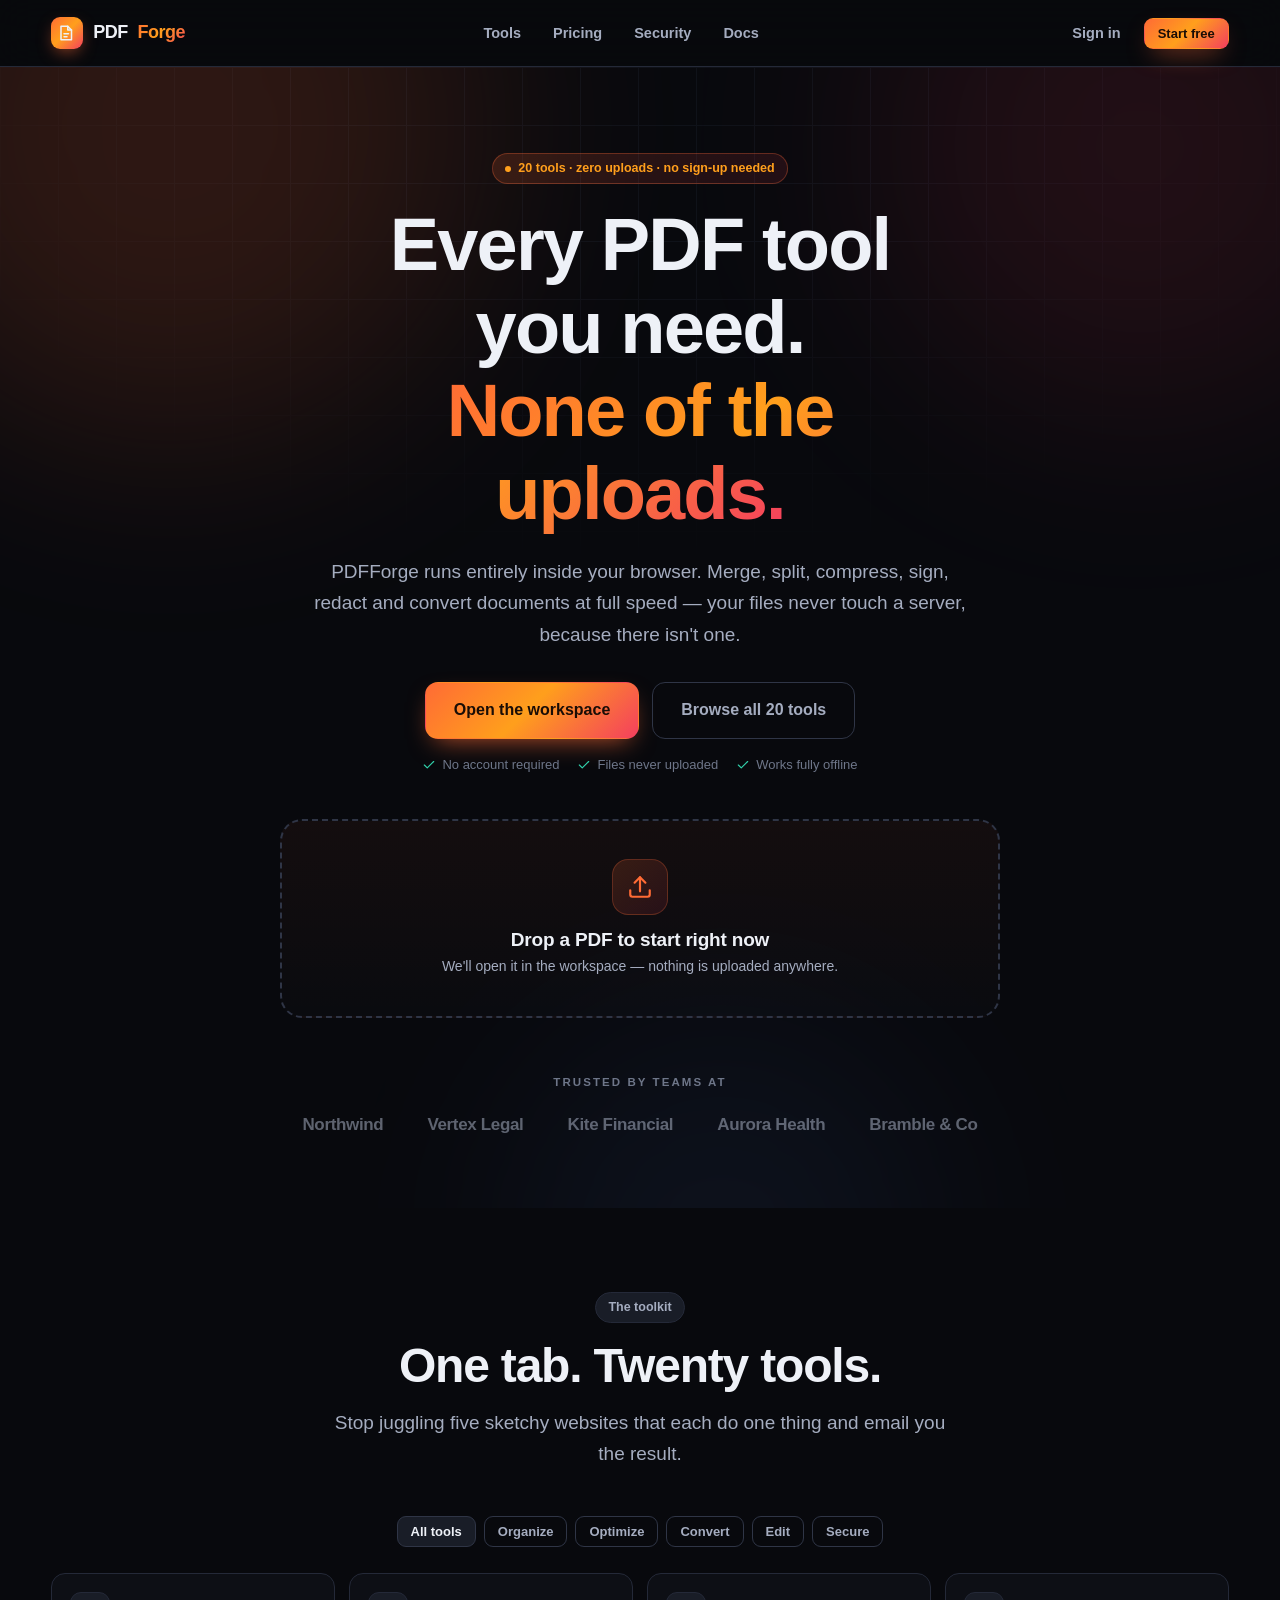
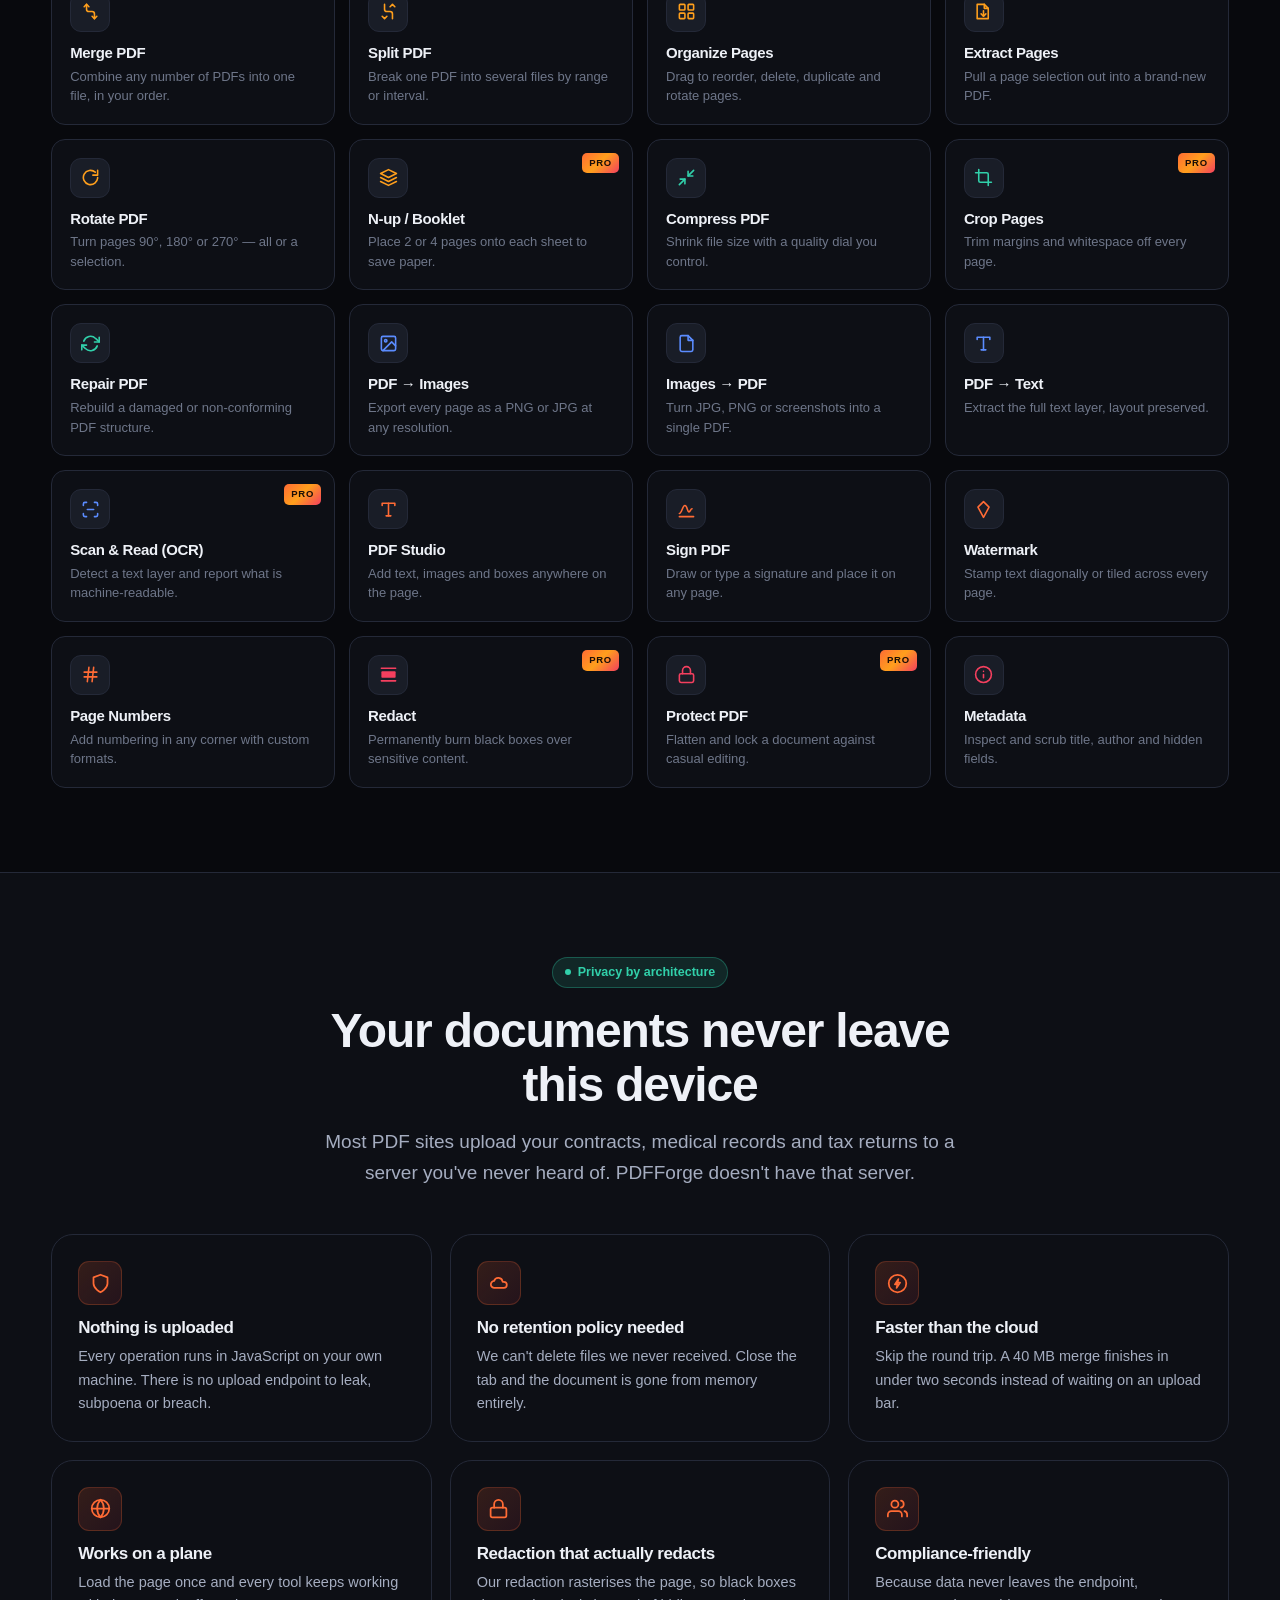
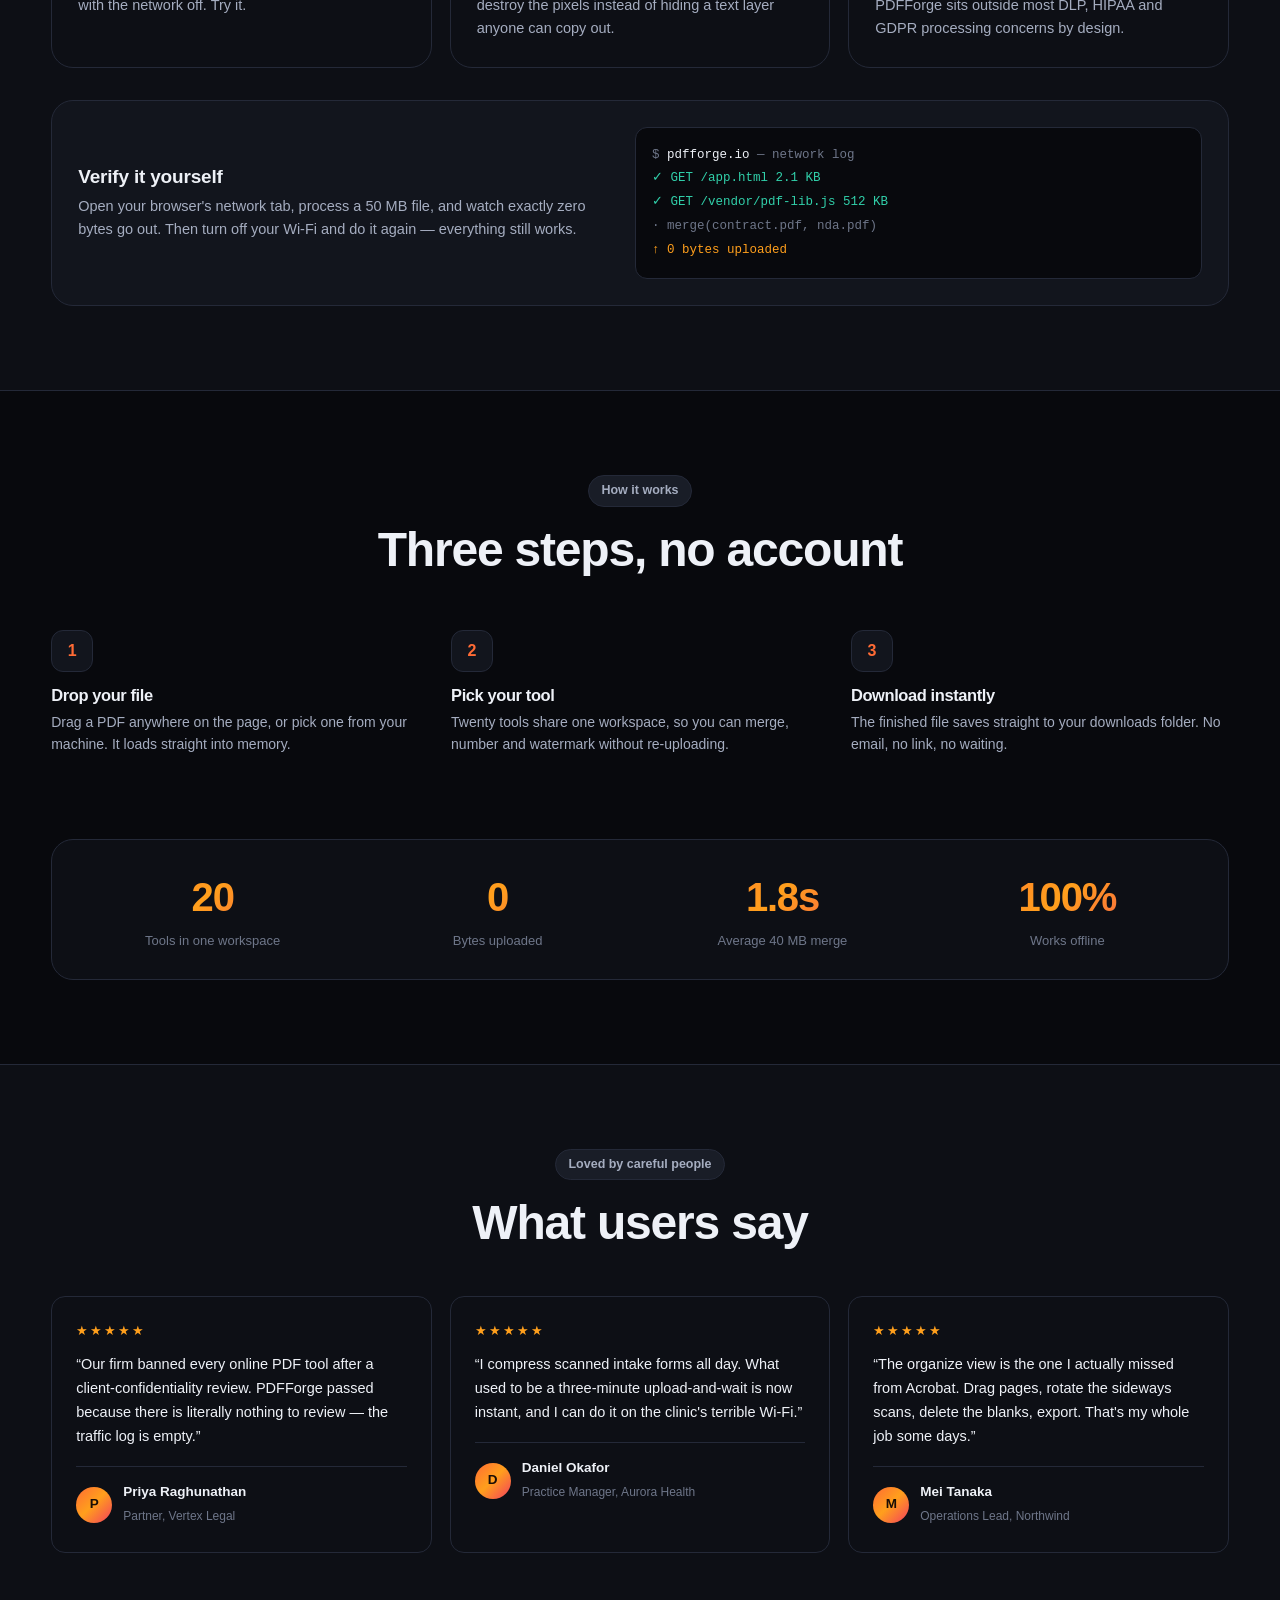
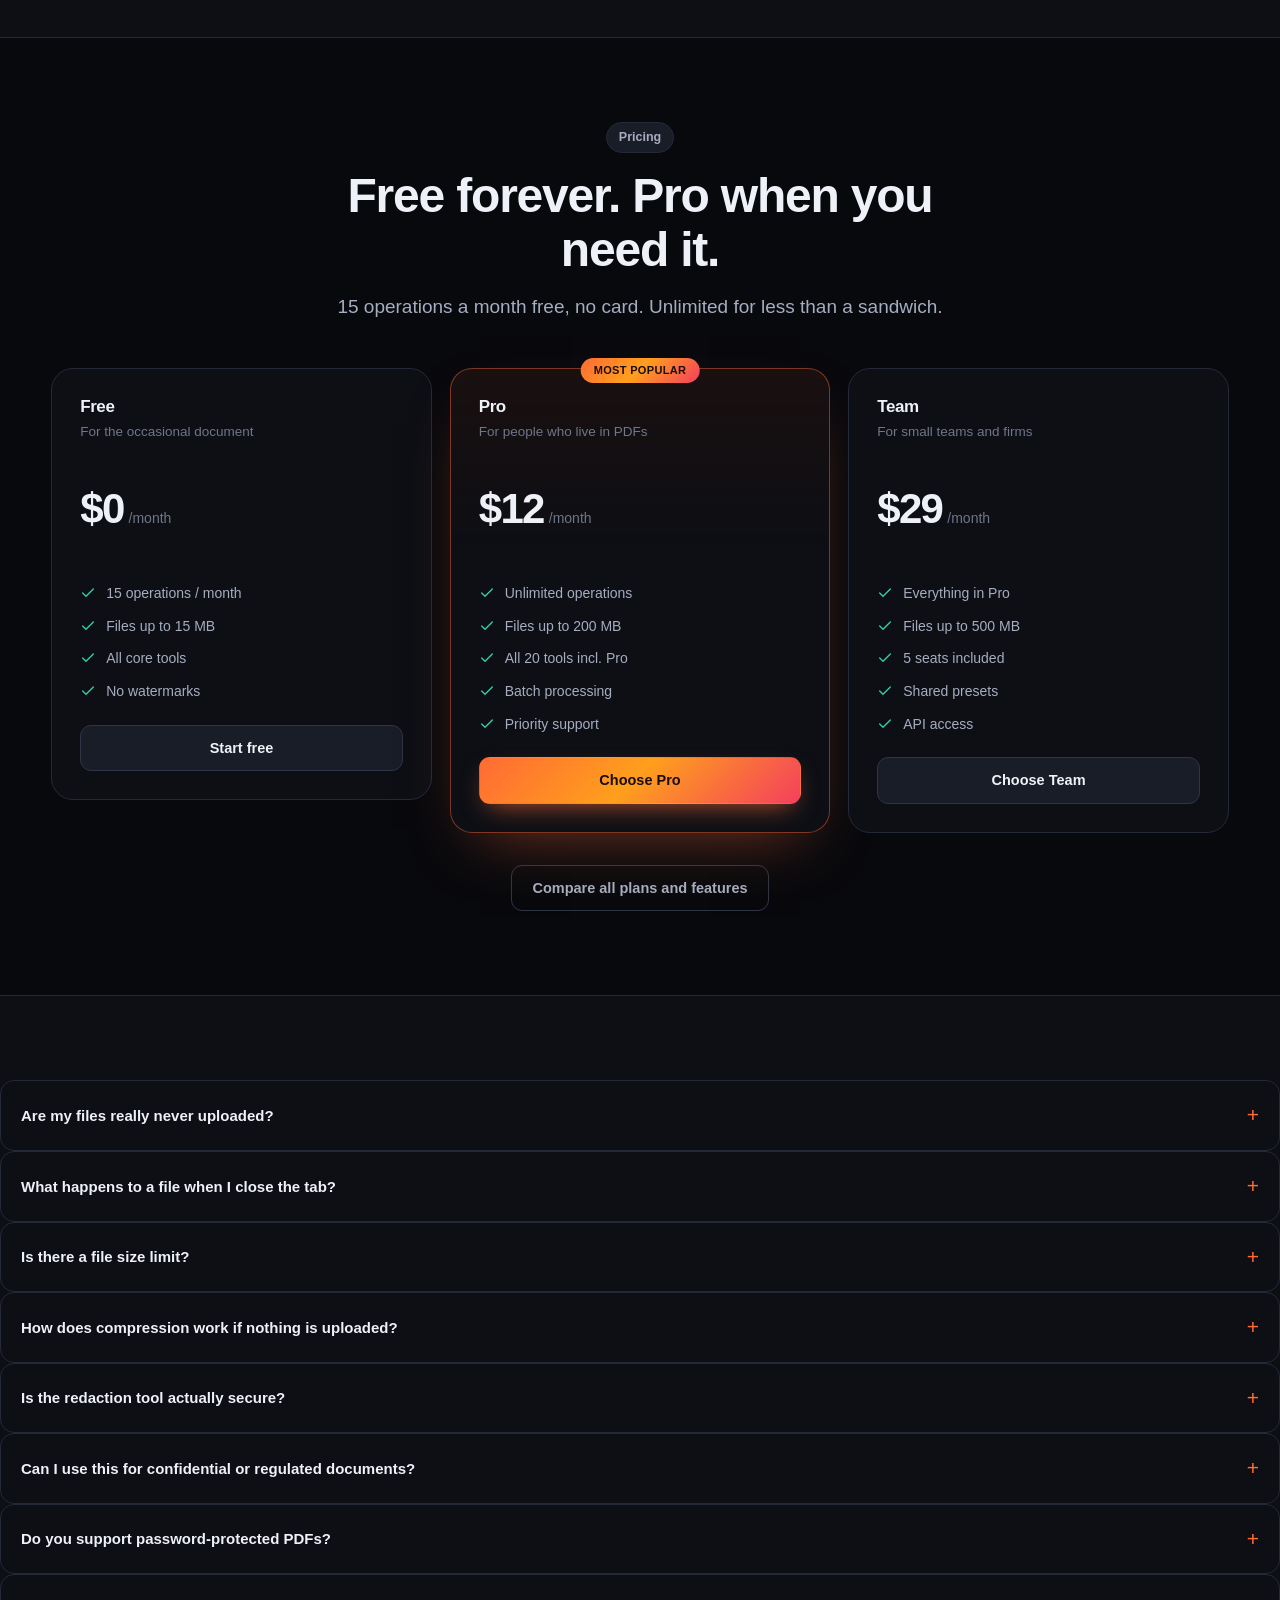
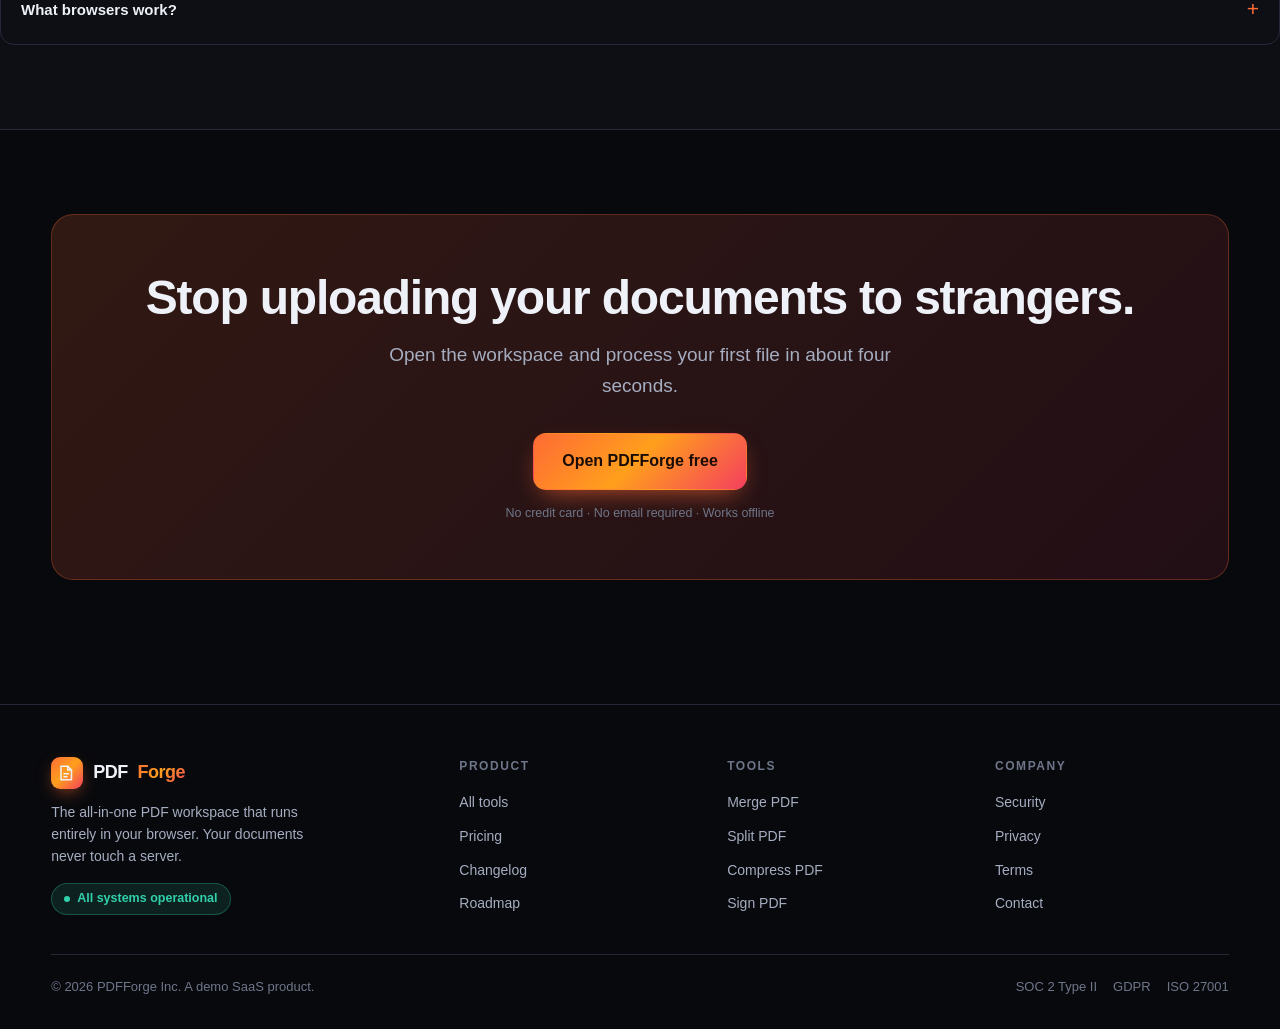
<file: index.html>
<!DOCTYPE html>
<html lang="en">
<head>
<meta charset="utf-8">
<meta name="viewport" content="width=device-width,initial-scale=1">
<title>PDFForge — The all-in-one PDF workspace</title>
<meta name="description" content="Merge, split, compress, sign, redact and convert PDFs. Everything runs in your browser — your files never leave your device.">
<link rel="stylesheet" href="css/app.css">
<link rel="icon" href="data:image/svg+xml,<svg xmlns='http://www.w3.org/2000/svg' viewBox='0 0 100 100'><rect width='100' height='100' rx='22' fill='%23ff6b35'/><path d='M30 22h25l15 15v41H30z' fill='none' stroke='white' stroke-width='7' stroke-linejoin='round'/></svg>">
</head>
<body>
<div id="nav"></div>

<!-- ============ HERO ============ -->
<header class="hero">
  <div class="hero-bg"><div class="grid-bg"></div><div class="blob blob-1"></div><div class="blob blob-2"></div><div class="blob blob-3"></div></div>
  <div class="wrap hero-in">
    <span class="chip chip-brand"><span class="dot pulse"></span>20 tools · zero uploads · no sign-up needed</span>
    <h1 class="h-xl mt16">Every PDF tool you need.<br><span class="grad-txt">None of the uploads.</span></h1>
    <p class="lead">PDFForge runs entirely inside your browser. Merge, split, compress, sign, redact and convert documents at full speed — your files never touch a server, because there isn't one.</p>
    <div class="hero-cta">
      <a href="app.html" class="btn btn-p btn-lg" id="ctaMain">Open the workspace</a>
      <a href="#tools" class="btn btn-o btn-lg">Browse all 20 tools</a>
    </div>
    <div class="hero-note">
      <span id="n1"></span><span id="n2"></span><span id="n3"></span>
    </div>

    <div class="drop-hero" id="heroDrop">
      <div class="drop-ic" id="heroIc"></div>
      <h3 class="h-sm">Drop a PDF to start right now</h3>
      <p class="muted" style="font-size:14px;margin-top:6px">We'll open it in the workspace — nothing is uploaded anywhere.</p>
    </div>

    <div class="logos">
      <p>Trusted by teams at</p>
      <div class="logos-row"><div>Northwind</div><div>Vertex Legal</div><div>Kite Financial</div><div>Aurora Health</div><div>Bramble &amp; Co</div></div>
    </div>
  </div>
</header>

<!-- ============ TOOLS ============ -->
<section class="sec" id="tools">
  <div class="wrap">
    <div class="sec-head">
      <span class="chip">The toolkit</span>
      <h2 class="h-lg">One tab. Twenty tools.</h2>
      <p class="lead">Stop juggling five sketchy websites that each do one thing and email you the result.</p>
    </div>
    <div id="catTabs" class="row gap8 center" style="flex-wrap:wrap;margin-bottom:26px"></div>
    <div class="tool-grid" id="toolGrid"></div>
  </div>
</section>

<!-- ============ SECURITY ============ -->
<section class="sec" id="security" style="background:var(--bg-1);border-block:1px solid var(--line)">
  <div class="wrap">
    <div class="sec-head">
      <span class="chip chip-ok"><span class="dot"></span>Privacy by architecture</span>
      <h2 class="h-lg">Your documents never leave this device</h2>
      <p class="lead">Most PDF sites upload your contracts, medical records and tax returns to a server you've never heard of. PDFForge doesn't have that server.</p>
    </div>
    <div class="feat-grid" id="secGrid"></div>
    <div class="card mt32" style="background:var(--bg-2)">
      <div class="row gap24" style="flex-wrap:wrap">
        <div class="grow" style="min-width:260px">
          <h3 class="h-sm" style="margin-bottom:8px">Verify it yourself</h3>
          <p class="muted" style="font-size:14.5px">Open your browser's network tab, process a 50 MB file, and watch exactly zero bytes go out. Then turn off your Wi-Fi and do it again — everything still works.</p>
        </div>
        <div class="mono" style="background:var(--bg);border:1px solid var(--line);border-radius:12px;padding:16px;font-size:12.5px;line-height:1.9;min-width:280px;flex:1">
          <div><span class="dim">$</span> pdfforge.io <span style="color:var(--txt-3)">— network log</span></div>
          <div style="color:var(--ok)">✓ GET  /app.html          2.1 KB</div>
          <div style="color:var(--ok)">✓ GET  /vendor/pdf-lib.js  512 KB</div>
          <div style="color:var(--txt-3)">· merge(contract.pdf, nda.pdf)</div>
          <div style="color:var(--brand-2)">↑ 0 bytes uploaded</div>
        </div>
      </div>
    </div>
  </div>
</section>

<!-- ============ HOW ============ -->
<section class="sec">
  <div class="wrap">
    <div class="sec-head"><span class="chip">How it works</span><h2 class="h-lg">Three steps, no account</h2></div>
    <div class="steps" id="steps"></div>
  </div>
</section>

<!-- ============ STATS ============ -->
<section class="sec" style="padding-top:0">
  <div class="wrap"><div class="card" style="background:var(--bg-1)">
    <div class="stats" id="stats"></div>
  </div></div>
</section>

<!-- ============ TESTIMONIALS ============ -->
<section class="sec" style="background:var(--bg-1);border-block:1px solid var(--line)">
  <div class="wrap">
    <div class="sec-head"><span class="chip">Loved by careful people</span><h2 class="h-lg">What users say</h2></div>
    <div class="quotes" id="quotes"></div>
  </div>
</section>

<!-- ============ PRICING TEASER ============ -->
<section class="sec" id="pricing">
  <div class="wrap">
    <div class="sec-head"><span class="chip">Pricing</span><h2 class="h-lg">Free forever. Pro when you need it.</h2>
      <p class="lead">15 operations a month free, no card. Unlimited for less than a sandwich.</p></div>
    <div id="planTeaser"></div>
    <div class="tc mt32"><a href="pricing.html" class="btn btn-o">Compare all plans and features</a></div>
  </div>
</section>

<!-- ============ FAQ ============ -->
<section class="sec" id="faq" style="background:var(--bg-1);border-block:1px solid var(--line)">
  <div class="wrap">
    <div class="sec-head"><span class="chip">Questions</span><h2 class="h-lg">Good to know</h2></div>
    <div class="faq" id="faq"></div>
  </div>
</section>

<!-- ============ CTA ============ -->
<section class="sec">
  <div class="wrap"><div class="cta-band">
    <h2 class="h-lg">Stop uploading your documents to strangers.</h2>
    <p class="lead" style="margin:14px auto 0;max-width:52ch">Open the workspace and process your first file in about four seconds.</p>
    <div class="hero-cta"><a href="app.html" class="btn btn-p btn-lg">Open PDFForge free</a></div>
    <p class="dim" style="font-size:12.5px;margin-top:14px">No credit card · No email required · Works offline</p>
  </div></div>
</section>

<div id="foot"></div>

<script src="js/icons.js"></script>
<script src="js/core.js"></script>
<script src="js/tools.js"></script>
<script>
$('#nav').innerHTML = navBar('');
$('#foot').innerHTML = footer();
$('#heroIc').innerHTML = IC.upload;
$('#n1').innerHTML = iconSpanL(IC.check) + ' No account required';
$('#n2').innerHTML = iconSpanL(IC.check) + ' Files never uploaded';
$('#n3').innerHTML = iconSpanL(IC.check) + ' Works fully offline';
function iconSpanL(s){return `<span style="display:grid;width:14px;height:14px;color:var(--ok)">${s}</span>`}

/* ---- tool grid with category filter ---- */
let cat = 'all';
const tabs = [['all','All tools'], ...CATS.map(([n,id])=>[id,n])];
$('#catTabs').innerHTML = tabs.map(([id,n])=>
  `<button class="btn ${id==='all'?'btn-g':'btn-o'} btn-sm" data-cat="${id}">${n}</button>`).join('');
$('#catTabs').onclick = e => {
  const b = e.target.closest('[data-cat]'); if(!b) return;
  cat = b.dataset.cat;
  $$('#catTabs button').forEach(x=>{x.className='btn btn-o btn-sm'});
  b.className='btn btn-g btn-sm';
  paintTools();
};
function paintTools(){
  const list = cat==='all'?TOOLS:TOOLS.filter(t=>t.cat===cat);
  $('#toolGrid').innerHTML = list.map(t=>`
    <a class="tool-card" href="app.html#${t.id}">
      ${t.pro?'<span class="t-pro">PRO</span>':''}
      <div class="t-ic" style="color:${catColor(t.cat)}">${IC[t.icon]}</div>
      <h4>${t.name}</h4><p>${t.desc}</p>
    </a>`).join('');
}
function catColor(c){return {organize:'#ff9f1c',optimize:'#31d0aa',convert:'#5b8cff',edit:'#ff6b35',secure:'#f43f5e'}[c]||'#fff'}
paintTools();

/* ---- security ---- */
$('#secGrid').innerHTML = [
  [IC.shield,'Nothing is uploaded','Every operation runs in JavaScript on your own machine. There is no upload endpoint to leak, subpoena or breach.'],
  [IC.cloud,'No retention policy needed','We can\'t delete files we never received. Close the tab and the document is gone from memory entirely.'],
  [IC.bolt,'Faster than the cloud','Skip the round trip. A 40 MB merge finishes in under two seconds instead of waiting on an upload bar.'],
  [IC.globe,'Works on a plane','Load the page once and every tool keeps working with the network off. Try it.'],
  [IC.lock,'Redaction that actually redacts','Our redaction rasterises the page, so black boxes destroy the pixels instead of hiding a text layer anyone can copy out.'],
  [IC.users,'Compliance-friendly','Because data never leaves the endpoint, PDFForge sits outside most DLP, HIPAA and GDPR processing concerns by design.'],
].map(([i,h,p])=>`<div class="feat"><div class="t-ic">${i}</div><h3>${h}</h3><p>${p}</p></div>`).join('');

/* ---- steps ---- */
$('#steps').innerHTML = [
  ['Drop your file','Drag a PDF anywhere on the page, or pick one from your machine. It loads straight into memory.'],
  ['Pick your tool','Twenty tools share one workspace, so you can merge, number and watermark without re-uploading.'],
  ['Download instantly','The finished file saves straight to your downloads folder. No email, no link, no waiting.'],
].map(([h,p],i)=>`<div class="step"><div class="step-n">${i+1}</div><h4>${h}</h4><p>${p}</p></div>`).join('');

/* ---- stats ---- */
$('#stats').innerHTML = [
  ['20','Tools in one workspace'],['0','Bytes uploaded'],['1.8s','Average 40 MB merge'],['100%','Works offline'],
].map(([b,s])=>`<div class="stat"><b class="grad-txt">${b}</b><span>${s}</span></div>`).join('');

/* ---- quotes ---- */
$('#quotes').innerHTML = [
  ['Our firm banned every online PDF tool after a client-confidentiality review. PDFForge passed because there is literally nothing to review — the traffic log is empty.','Priya Raghunathan','Partner, Vertex Legal'],
  ['I compress scanned intake forms all day. What used to be a three-minute upload-and-wait is now instant, and I can do it on the clinic\'s terrible Wi-Fi.','Daniel Okafor','Practice Manager, Aurora Health'],
  ['The organize view is the one I actually missed from Acrobat. Drag pages, rotate the sideways scans, delete the blanks, export. That\'s my whole job some days.','Mei Tanaka','Operations Lead, Northwind'],
].map(([q,n,r])=>`<div class="quote"><div class="stars">★★★★★</div><p>“${q}”</p>
  <div class="who"><div class="av">${n[0]}</div><div><b>${n}</b><small>${r}</small></div></div></div>`).join('');

/* ---- plan teaser ---- */
$('#planTeaser').innerHTML = `<div class="plans">
  ${[['free','Free','0','For the occasional document',['15 operations / month','Files up to 15 MB','All core tools','No watermarks'],false],
     ['pro','Pro','12','For people who live in PDFs',['Unlimited operations','Files up to 200 MB','All 20 tools incl. Pro','Batch processing','Priority support'],true],
     ['team','Team','29','For small teams and firms',['Everything in Pro','Files up to 500 MB','5 seats included','Shared presets','API access'],false]]
  .map(([id,n,p,d,feats,pop])=>`
    <div class="plan ${pop?'pop':''}">
      ${pop?'<span class="plan-tag">MOST POPULAR</span>':''}
      <h3>${n}</h3><p class="p-desc">${d}</p>
      <div class="p-amt"><b>$${p}</b><span>/month</span></div><div class="p-save"></div>
      <ul>${feats.map(f=>`<li>${IC.check}${f}</li>`).join('')}</ul>
      <a href="pricing.html" class="btn ${pop?'btn-p':'btn-g'} btn-block">${id==='free'?'Start free':'Choose '+n}</a>
    </div>`).join('')}</div>`;

/* ---- faq ---- */
$('#faq').innerHTML = [
  ['Are my files really never uploaded?','Yes, really. Every tool is implemented in JavaScript using pdf-lib and pdf.js running in your browser tab. The only network requests this site makes are for its own HTML, CSS and JavaScript. Once those load you can disconnect entirely and keep working.'],
  ['What happens to a file when I close the tab?','It ceases to exist. Files are held in browser memory (and never written to disk unless you download a result), so closing the tab frees them immediately.'],
  ['Is there a file size limit?','Free accounts handle files up to 15 MB, Pro up to 200 MB, and Team up to 500 MB. The real ceiling is your device\'s available memory — a modern laptop handles a few hundred megabytes comfortably.'],
  ['How does compression work if nothing is uploaded?','Each page is re-rendered to a canvas at a resolution and JPEG quality you choose, then rebuilt into a new PDF. It is extremely effective on scans and image-heavy decks. Note that text becomes part of the image, so it is no longer selectable.'],
  ['Is the redaction tool actually secure?','Yes. Many tools simply draw a black rectangle over text that anyone can select and copy underneath. PDFForge rasterises the page first and burns the box into the pixels, so the original content is destroyed rather than covered.'],
  ['Can I use this for confidential or regulated documents?','That is exactly what it was built for. Because your data never leaves the endpoint, there is no processor relationship, no data residency question and no third-party subprocessor to disclose. Always confirm with your own compliance team.'],
  ['Do you support password-protected PDFs?','You can open most encrypted PDFs for reading and editing. Writing certified AES-256 encryption requires native libraries, so the Protect tool flattens and restricts documents client-side; full encryption is offered through the PDFForge API.'],
  ['What browsers work?','Any current Chrome, Edge, Firefox, Safari or Brave, on desktop or tablet. Larger files run best on desktop where more memory is available.'],
].map(([q,a])=>`<details class="fq"><summary>${q}</summary><p>${a}</p></details>`).join('');

/* ---- hero drop ---- */
dropZone($('#heroDrop'), fs => {
  sessionStorage.setItem('pf.pending','1');
  window.__pfFiles = fs;
  location.assign('app.html#merge');
});
</script>
</body>
</html>
</file>
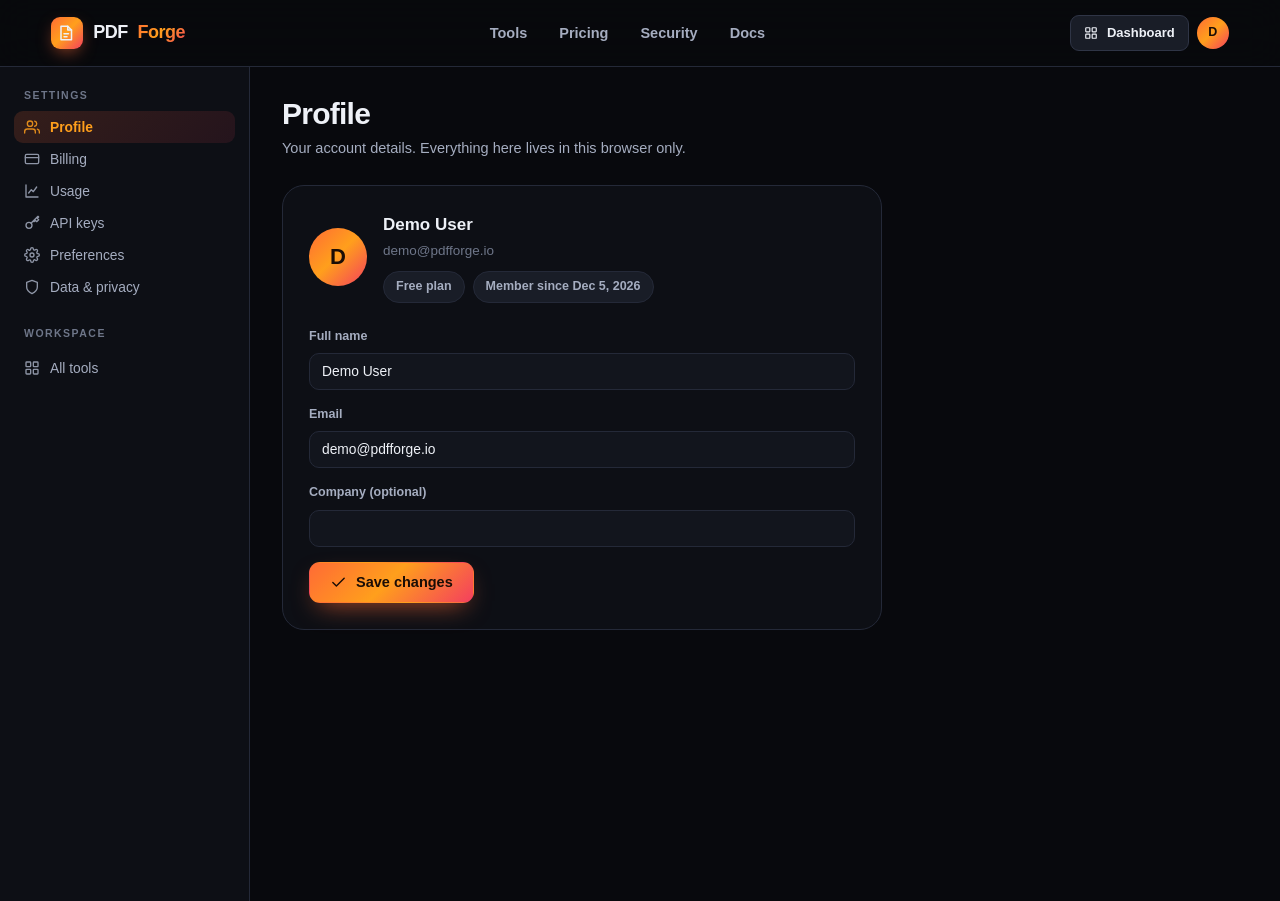
<file: account.html>
<!DOCTYPE html>
<html lang="en">
<head>
<meta charset="utf-8">
<meta name="viewport" content="width=device-width,initial-scale=1">
<title>Account — PDFForge</title>
<link rel="stylesheet" href="css/app.css">
<link rel="icon" href="data:image/svg+xml,<svg xmlns='http://www.w3.org/2000/svg' viewBox='0 0 100 100'><rect width='100' height='100' rx='22' fill='%23ff6b35'/><path d='M30 22h25l15 15v41H30z' fill='none' stroke='white' stroke-width='7' stroke-linejoin='round'/></svg>">
</head>
<body>
<div id="nav"></div>
<div class="app">
  <aside class="side">
    <div class="side-grp"><h6>Settings</h6><div id="sideNav"></div></div>
    <div class="side-grp"><h6>Workspace</h6>
      <a class="side-item" href="app.html" id="backLink"></a></div>
  </aside>
  <main class="main"><div id="host"></div></main>
</div>

<script src="js/icons.js"></script>
<script src="js/core.js"></script>
<script>
requireAuth();
$('#nav').innerHTML = navBar('');
$('#backLink').innerHTML = IC.grid + ' All tools';

const NAV = [['profile','Profile',IC.users],['billing','Billing',IC.card],['usage','Usage',IC.chart],['api','API keys',IC.key],['prefs','Preferences',IC.settings],['danger','Data & privacy',IC.shield]];
let tab = location.hash.slice(1) || 'profile';
$('#sideNav').innerHTML = NAV.map(([id,n,i])=>`<button class="side-item" data-t="${id}">${i}<span>${n}</span></button>`).join('');
$$('[data-t]').forEach(b=>b.onclick=()=>{tab=b.dataset.t;location.hash=tab;paint();});

function head(t,s){return `<div class="page-head"><div><h1 class="h-md">${t}</h1><p class="muted" style="font-size:14.5px;margin-top:6px">${s}</p></div></div>`}

function paint(){
  $$('[data-t]').forEach(b=>b.classList.toggle('on',b.dataset.t===tab));
  const u = Store.d.user, P = plan();
  const H = $('#host');

  if(tab==='profile'){
    H.innerHTML = head('Profile','Your account details. Everything here lives in this browser only.') + `
      <div class="card" style="max-width:600px">
        <div class="row gap16" style="margin-bottom:24px">
          <div class="av" style="width:58px;height:58px;font-size:22px">${esc(u.name[0].toUpperCase())}</div>
          <div><b style="font-size:17px">${esc(u.name)}</b><br><span class="dim" style="font-size:13.5px">${esc(u.email)}</span>
          <div class="row gap8 mt8"><span class="chip ${P.pro?'chip-brand':''}">${P.name} plan</span>
          <span class="chip">Member since ${fmtDate(u.since)}</span></div></div>
        </div>
        <div class="field"><label>Full name</label><input class="inp" id="p_name" value="${esc(u.name)}"></div>
        <div class="field"><label>Email</label><input class="inp" id="p_email" value="${esc(u.email)}"></div>
        <div class="field"><label>Company (optional)</label><input class="inp" id="p_co" value="${esc(u.co||'')}"></div>
        <button class="btn btn-p" id="save">${IC.check} Save changes</button>
      </div>`;
    $('#save').onclick=()=>{
      u.name=$('#p_name').value||u.name; u.email=$('#p_email').value||u.email; u.co=$('#p_co').value;
      Store.save(); $('#nav').innerHTML=navBar(''); paint(); toast('Profile updated','ok');
    };
  }

  if(tab==='billing'){
    const P2 = PLANS[Store.d.plan];
    const amt = Store.d.billing==='yearly'?P2.yearly:P2.monthly;
    H.innerHTML = head('Billing','Manage your subscription and invoices.') + `
      <div class="card" style="max-width:720px;margin-bottom:18px">
        <div class="row spread" style="flex-wrap:wrap;gap:16px">
          <div><span class="dim" style="font-size:12.5px">CURRENT PLAN</span>
            <h3 class="h-sm" style="margin:6px 0 4px">PDFForge ${P2.name}</h3>
            <p class="dim" style="font-size:13.5px">${amt?`$${amt} / ${Store.d.billing==='yearly'?'year':'month'} · renews ${fmtDate(Date.now()+2592e6)}`:'Free forever · no card on file'}</p></div>
          <div class="row gap8">
            <a href="pricing.html" class="btn ${P2.pro?'btn-g':'btn-p'}">${P2.pro?'Change plan':'Upgrade'}</a>
            ${P2.pro?`<button class="btn btn-o" id="cancel">Cancel</button>`:''}
          </div>
        </div>
      </div>
      ${P2.pro?`<div class="card" style="max-width:720px;margin-bottom:18px">
        <h3 class="h-sm" style="margin-bottom:14px">Payment method</h3>
        <div class="file-row"><div class="file-ic" style="background:rgba(91,140,255,.14);color:#8fb0ff">VISA</div>
          <div class="grow"><b>•••• •••• •••• 4242</b><small>Expires 12/28</small></div>
          <button class="btn btn-g btn-sm">Update</button></div></div>`:''}
      <div class="card" style="max-width:720px">
        <h3 class="h-sm" style="margin-bottom:14px">Invoices</h3>
        ${P2.pro?`<table><thead><tr><th>Date</th><th>Description</th><th>Amount</th><th style="text-align:right"></th></tr></thead><tbody>
          ${[0,1,2].map(i=>`<tr><td>${fmtDate(Date.now()-i*2592e6)}</td><td>PDFForge ${P2.name} — ${Store.d.billing}</td>
            <td class="mono">$${amt}.00</td><td style="text-align:right"><button class="btn btn-ghost btn-sm">${IC.download} PDF</button></td></tr>`).join('')}
        </tbody></table>`:`<p class="dim" style="font-size:13.5px">No invoices — you're on the free plan.</p>`}
      </div>`;
    $('#cancel')?.addEventListener('click',()=>{
      modal(`<h3 class="h-sm">Cancel subscription?</h3><p class="muted" style="font-size:14px;margin:10px 0 20px">You'll keep Pro features until the end of the billing period, then drop to Free (15 operations/month).</p>
      <div class="row gap8"><button class="btn btn-g grow" onclick="document.querySelector('.ovl').remove();document.body.classList.remove('noscroll')">Keep Pro</button>
      <button class="btn btn-danger grow" id="yes">Cancel plan</button></div>`);
      $('#yes').onclick=()=>{Store.d.plan='free';Store.save();document.querySelector('.ovl').remove();document.body.classList.remove('noscroll');paint();$('#nav').innerHTML=navBar('');toast('Subscription cancelled','ok');};
    });
  }

  if(tab==='usage'){
    const jobs = Store.d.jobs;
    const byTool = {};
    jobs.forEach(j=>byTool[j.tool]=(byTool[j.tool]||0)+1);
    const top = Object.entries(byTool).sort((a,b)=>b[1]-a[1]).slice(0,8);
    const max = top[0]?.[1]||1;
    H.innerHTML = head('Usage','Operation counts for the current billing period.') + `
      <div class="kpis" style="margin-bottom:24px">
        ${[['Operations this month',Store.d.usage.ops],['Total lifetime runs',jobs.length],
           ['Data uploaded','0 B'],['Quota remaining',P.quota===Infinity?'∞':Math.max(0,P.quota-Store.d.usage.ops)]]
          .map(([l,v])=>`<div class="kpi"><small>${l}</small><b>${v}</b></div>`).join('')}
      </div>
      <div class="card" style="max-width:720px">
        <h3 class="h-sm" style="margin-bottom:18px">Most used tools</h3>
        ${top.length?top.map(([t,n])=>`
          <div style="margin-bottom:14px">
            <div class="row spread" style="font-size:13.5px;margin-bottom:5px"><span>${esc(t)}</span><b class="dim">${n}</b></div>
            <div class="bar"><i style="width:${n/max*100}%"></i></div></div>`).join('')
        :`<p class="dim" style="font-size:13.5px">No activity yet.</p>`}
      </div>`;
  }

  if(tab==='api'){
    H.innerHTML = head('API keys','Server-side processing for automated pipelines. Team plan and above.') + `
      ${P.pro?'':`<div class="err" style="max-width:720px;margin-bottom:18px;border-color:rgba(255,176,32,.3);background:rgba(255,176,32,.07);color:var(--warn)">
        API access requires the Team plan. <a href="pricing.html" style="color:var(--brand);font-weight:600">Upgrade →</a></div>`}
      <div class="card" style="max-width:720px;margin-bottom:18px">
        <div class="row spread" style="margin-bottom:16px"><h3 class="h-sm">Your keys</h3>
        <button class="btn btn-g btn-sm" id="newKey">${IC.plus} New key</button></div>
        ${Store.d.keys.map(k=>`<div class="file-row" style="margin-bottom:8px">
          <div class="file-ic" style="background:rgba(49,208,170,.14);color:var(--ok)">${IC.key}</div>
          <div class="grow" style="min-width:0"><b>${esc(k.label)}</b>
            <small class="mono">${esc(k.token.slice(0,14))}••••••••</small></div>
          <span class="dim" style="font-size:12px">${k.calls.toLocaleString()} calls</span>
          <button class="ico-btn" data-cp="${esc(k.token)}">${IC.copy}</button>
          <button class="ico-btn dngr" data-dk="${k.id}">${IC.trash}</button></div>`).join('')}
      </div>
      <div class="card" style="max-width:720px">
        <h3 class="h-sm" style="margin-bottom:12px">Quick start</h3>
        <pre class="mono" style="background:var(--bg);border:1px solid var(--line);border-radius:11px;padding:16px;font-size:12px;overflow-x:auto;line-height:1.75;color:var(--txt-2)">curl -X POST https://api.pdfforge.io/v1/merge \\
  -H "Authorization: Bearer ${esc(Store.d.keys[0]?.token.slice(0,20)||'pk_live_...')}..." \\
  -F "files[]=@contract.pdf" \\
  -F "files[]=@appendix.pdf" \\
  -o merged.pdf</pre>
        <p class="dim" style="font-size:12.5px;margin-top:12px">The API is the one place files are processed server-side — for CI pipelines and backends where a browser isn't available. Files are deleted within 60 seconds of the response.</p>
      </div>`;
    $('#newKey').onclick=()=>{
      Store.d.keys.push({id:uid(),label:'Key '+(Store.d.keys.length+1),token:'pk_live_'+uid()+uid(),created:Date.now(),calls:0});
      Store.save(); paint(); toast('API key created','ok');
    };
    $$('[data-cp]').forEach(b=>b.onclick=()=>{navigator.clipboard.writeText(b.dataset.cp);toast('Key copied','ok')});
    $$('[data-dk]').forEach(b=>b.onclick=()=>{Store.d.keys=Store.d.keys.filter(k=>k.id!==b.dataset.dk);Store.save();paint();toast('Key revoked','ok')});
  }

  if(tab==='prefs'){
    const s = Store.d.settings;
    H.innerHTML = head('Preferences','Tune how the workspace behaves.') + `
      <div class="card" style="max-width:600px">
        ${[['autoDownload','Download results automatically','Save the output file the moment an operation finishes.'],
           ['keepHistory','Keep a local history log','Store a record of operations in this browser. Never sent anywhere.']]
          .map(([k,t,d])=>`<div style="padding:14px 0;border-bottom:1px solid var(--line)">
            <label class="chk" style="align-items:flex-start"><input type="checkbox" data-s="${k}" ${s[k]?'checked':''} style="margin-top:3px">
            <span><b style="color:var(--txt);font-size:14px">${t}</b><br><span class="dim" style="font-size:12.5px">${d}</span></span></label></div>`).join('')}
        <p class="dim mt16" style="font-size:12.5px">Changes save instantly.</p>
      </div>`;
    $$('[data-s]').forEach(c=>c.onchange=()=>{Store.d.settings[c.dataset.s]=c.checked;Store.save();toast('Preference saved','ok')});
  }

  if(tab==='danger'){
    H.innerHTML = head('Data & privacy','What we store, and how to wipe it.') + `
      <div class="card" style="max-width:720px;margin-bottom:18px">
        <h3 class="h-sm" style="margin-bottom:14px">What PDFForge stores about you</h3>
        <table><tbody>
          ${[['Your PDFs','Nothing. Files exist in tab memory only and are discarded on close.'],
             ['Account details','Name and email — in this browser\'s localStorage, not on a server.'],
             ['Operation history','Tool names and timestamps, locally. No file contents.'],
             ['Analytics','None. No trackers, no pixels, no third-party scripts.']]
            .map(([a,b])=>`<tr><td style="color:var(--txt);font-weight:600;width:32%">${a}</td><td>${b}</td></tr>`).join('')}
        </tbody></table>
      </div>
      <div class="card" style="max-width:720px;border-color:rgba(255,95,86,.3)">
        <h3 class="h-sm" style="margin-bottom:8px">Reset everything</h3>
        <p class="muted" style="font-size:14px;margin-bottom:16px">Erases your account, plan, history, keys and preferences from this browser. Cannot be undone.</p>
        <button class="btn btn-danger" id="wipe">${IC.trash} Erase all local data</button>
      </div>`;
    $('#wipe').onclick=()=>{
      modal(`<h3 class="h-sm">Erase all data?</h3><p class="muted" style="font-size:14px;margin:10px 0 20px">This removes everything PDFForge has stored in this browser.</p>
      <div class="row gap8"><button class="btn btn-g grow" onclick="document.querySelector('.ovl').remove();document.body.classList.remove('noscroll')">Cancel</button>
      <button class="btn btn-danger grow" id="yes2">Erase everything</button></div>`);
      $('#yes2').onclick=()=>{Store.reset();location.assign('index.html')};
    };
  }
}
window.onhashchange=()=>{tab=location.hash.slice(1)||'profile';paint()};
paint();
</script>
</body>
</html>
</file>
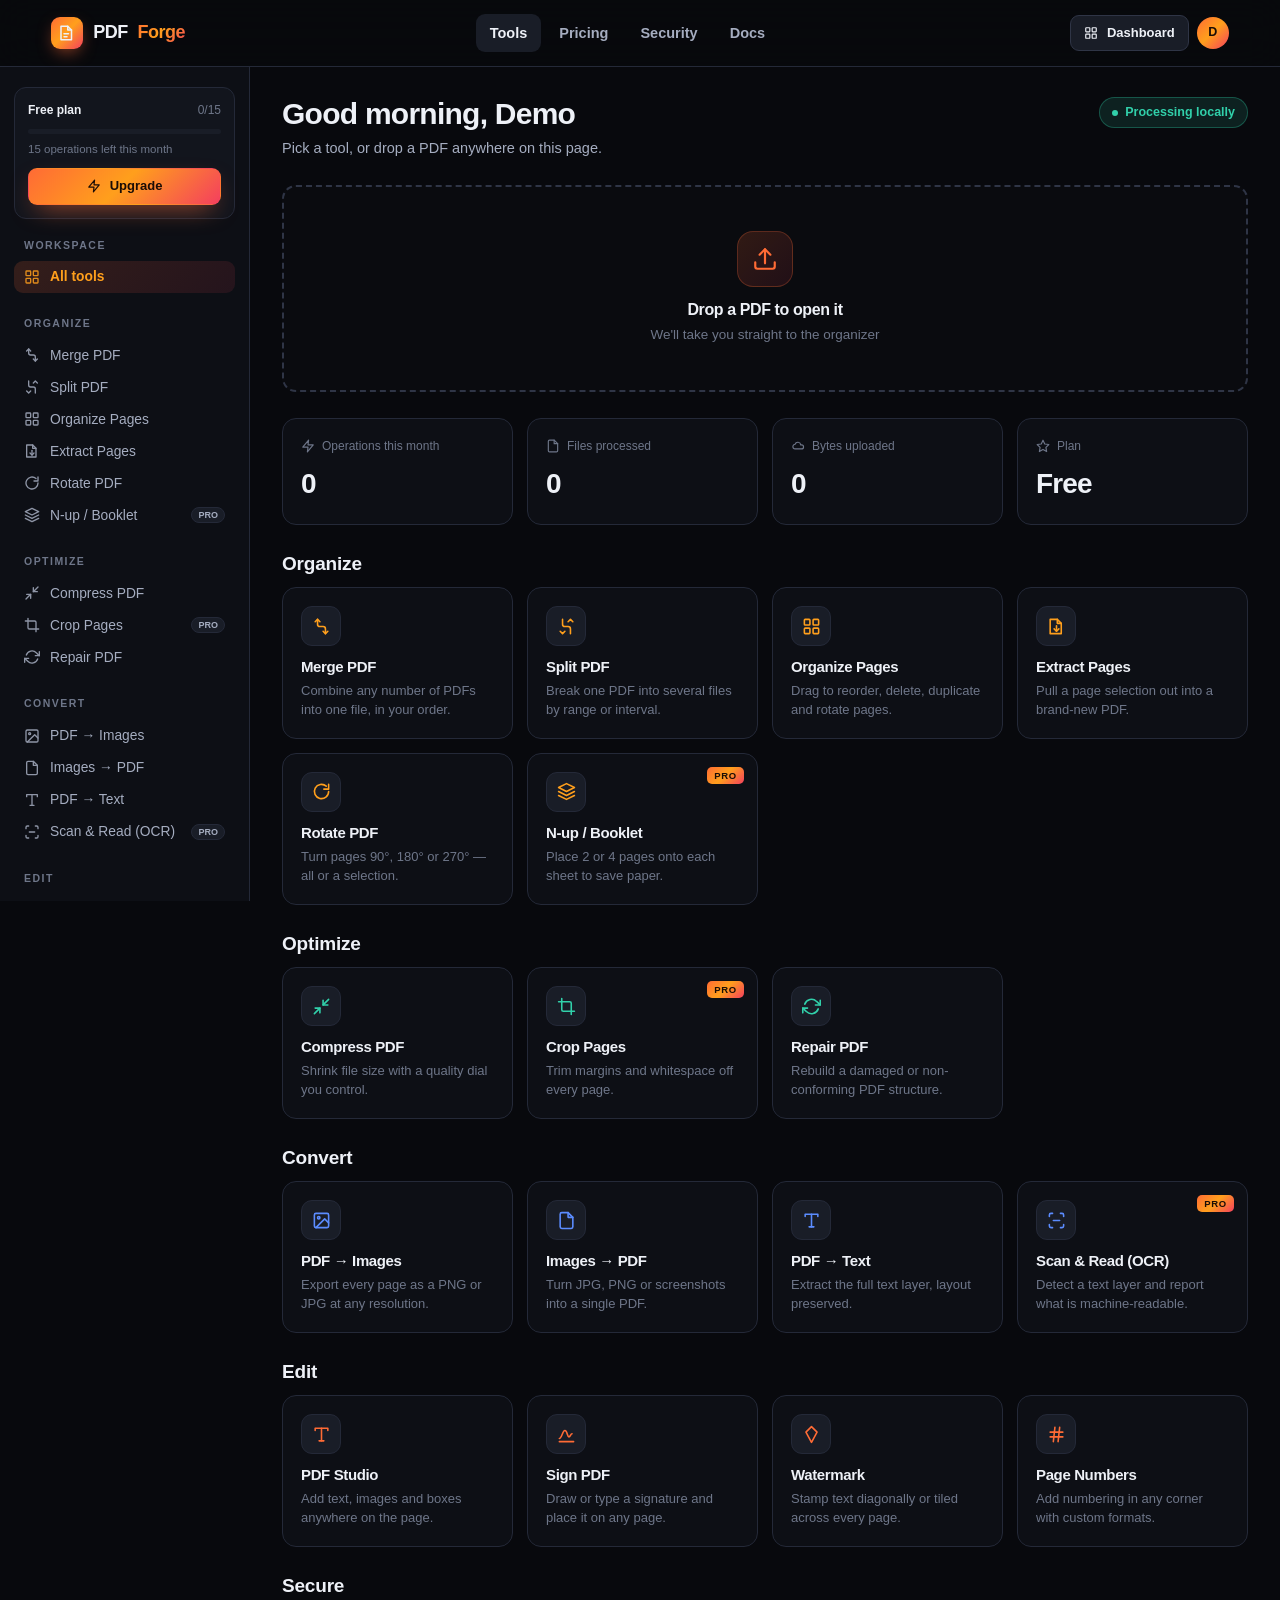
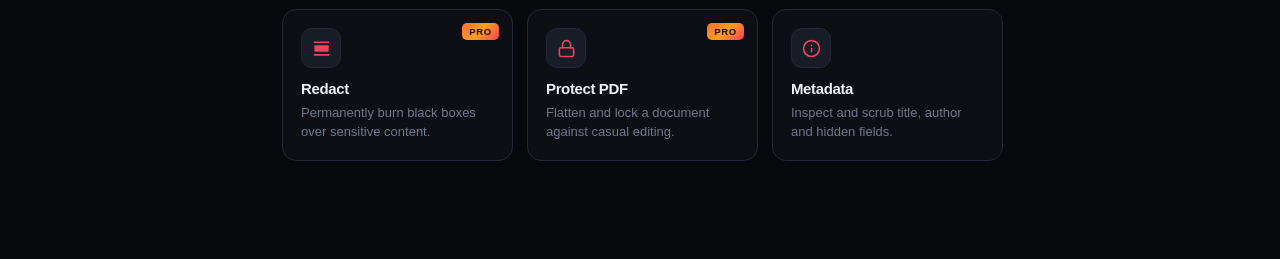
<file: app.html>
<!DOCTYPE html>
<html lang="en">
<head>
<meta charset="utf-8">
<meta name="viewport" content="width=device-width,initial-scale=1">
<title>Workspace — PDFForge</title>
<link rel="stylesheet" href="css/app.css">
<link rel="icon" href="data:image/svg+xml,<svg xmlns='http://www.w3.org/2000/svg' viewBox='0 0 100 100'><rect width='100' height='100' rx='22' fill='%23ff6b35'/><path d='M30 22h25l15 15v41H30z' fill='none' stroke='white' stroke-width='7' stroke-linejoin='round'/></svg>">
</head>
<body>
<div id="nav"></div>

<div class="app">
  <aside class="side">
    <div class="usage-box" id="usageBox"></div>
    <div class="side-grp">
      <h6>Workspace</h6>
      <button class="side-item" data-nav="home"></button>
    </div>
    <div id="sideCats"></div>
    <div class="side-grp">
      <h6>Account</h6>
      <button class="side-item" data-nav="history"></button>
      <a class="side-item" href="account.html"></a>
      <a class="side-item" href="pricing.html"></a>
    </div>
  </aside>
  <main class="main"><div id="toolHost"></div></main>
</div>

<script src="vendor/pdf-lib.min.js"></script>
<script src="vendor/pdf.min.js"></script>
<script src="vendor/jszip.min.js"></script>
<script src="js/icons.js"></script>
<script src="js/core.js"></script>
<script src="js/engine.js"></script>
<script src="js/tools.js"></script>
<script src="js/workspace.js"></script>
<script>
requireAuth();
$('#nav').innerHTML = navBar('Tools');

/* ---------- sidebar ---------- */
function buildSide(){
  $('.side-grp [data-nav="home"]').innerHTML = IC.grid + ' All tools';
  $('#sideCats').innerHTML = CATS.map(([name,id])=>`
    <div class="side-grp"><h6>${name}</h6>
      ${TOOLS.filter(t=>t.cat===id).map(t=>`
        <button class="side-item" data-tool="${t.id}">${IC[t.icon]}<span class="grow">${t.name}</span>
        ${t.pro && !plan().pro ? '<span class="chip" style="font-size:9px;padding:2px 6px">PRO</span>':''}</button>`).join('')}
    </div>`).join('');
  const acct = $$('.side-grp')[$$('.side-grp').length-1];
  const items = $$('.side-item', acct);
  items[0].innerHTML = IC.clock + ' History';
  items[1].innerHTML = IC.settings + ' Account';
  items[2].innerHTML = IC.card + ' Billing';
  $$('[data-tool]').forEach(b=> b.onclick = ()=> go(b.dataset.tool));
  $('[data-nav="home"]').onclick = ()=> go('');
  $('[data-nav="history"]').onclick = ()=> go('history');
}

function renderUsage(){
  const q = plan().quota, used = Store.d.usage.ops;
  const pct = q===Infinity ? 100 : Math.min(100, used/q*100);
  $('#usageBox').innerHTML = `
    <div class="row spread" style="font-size:12px"><b>${plan().name} plan</b>
      <span class="dim">${q===Infinity?'∞':used+'/'+q}</span></div>
    <div class="bar"><i style="width:${q===Infinity?100:pct}%"></i></div>
    <div class="dim" style="font-size:11.5px">${q===Infinity?'Unlimited operations':`${Math.max(0,q-used)} operations left this month`}</div>
    ${plan().pro?'':`<a href="pricing.html" class="btn btn-p btn-sm btn-block" style="margin-top:10px">${IC.zap} Upgrade</a>`}`;
}
document.addEventListener('pf:usage', renderUsage);

/* ---------- router ---------- */
function go(id){
  if(id) location.hash = id; else history.replaceState(null,'','app.html');
  route();
}
function route(){
  const id = location.hash.slice(1);
  $$('.side-item').forEach(b=>b.classList.toggle('on', b.dataset.tool===id || (!id && b.dataset.nav==='home') || (id==='history'&&b.dataset.nav==='history')));
  if(id==='history') return renderHistory();
  const t = toolById(id);
  if(!t){ WS.tool=null; WS.reset(); return renderHome(); }
  WS.tool = t; WS.reset(); WS.curPage=0; WS.selObj=null;
  renderTool();
  if(window.__pfFiles){ const f=window.__pfFiles; window.__pfFiles=null; WS.addFiles(f); }
}
window.onhashchange = route;

/* ---------- home ---------- */
function renderHome(){
  const u = Store.d.user;
  const recent = Store.d.jobs.slice(0,5);
  $('#toolHost').innerHTML = `
    <div class="page-head">
      <div>
        <h1 class="h-md">${greet()}, ${esc(u.name.split(' ')[0])}</h1>
        <p class="muted" style="font-size:14.5px;margin-top:6px">Pick a tool, or drop a PDF anywhere on this page.</p>
      </div>
      <span class="chip chip-ok"><span class="dot"></span>Processing locally</span>
    </div>

    <div class="dz" id="quickDz" style="margin-bottom:26px">
      <div class="drop-ic">${IC.upload}</div>
      <h4>Drop a PDF to open it</h4><p>We'll take you straight to the organizer</p>
    </div>

    <div class="kpis" style="margin-bottom:28px">
      ${[[IC.zap,'Operations this month',Store.d.usage.ops],
         [IC.file,'Files processed',Store.d.jobs.length],
         [IC.cloud,'Bytes uploaded','0'],
         [IC.star,'Plan',plan().name]]
        .map(([i,l,v])=>`<div class="kpi"><small>${iconSpan(i,14)}${l}</small><b>${v}</b></div>`).join('')}
    </div>

    ${CATS.map(([name,id])=>`
      <div style="margin-bottom:28px">
        <h3 class="h-sm" style="margin-bottom:13px">${name}</h3>
        <div class="tool-grid">
          ${TOOLS.filter(t=>t.cat===id).map(t=>`
            <button class="tool-card" data-open="${t.id}">
              ${t.pro?'<span class="t-pro">PRO</span>':''}
              <div class="t-ic" style="color:${catColor(t.cat)}">${IC[t.icon]}</div>
              <h4>${t.name}</h4><p>${t.desc}</p></button>`).join('')}
        </div></div>`).join('')}

    ${recent.length?`
      <div style="margin-top:34px">
        <div class="row spread" style="margin-bottom:13px">
          <h3 class="h-sm">Recent activity</h3>
          <button class="btn btn-ghost btn-sm" onclick="go('history')">View all ${IC.right}</button>
        </div>
        <div class="card" style="padding:6px"><table><tbody>
          ${recent.map(j=>`<tr><td style="width:40px">${iconSpan(IC.checkC,16)}</td>
            <td><b style="color:var(--txt)">${esc(j.tool)}</b><br><small class="dim">${esc(j.detail||'')}</small></td>
            <td class="mono" style="font-size:12px">${esc(j.outName||'')}</td>
            <td style="text-align:right">${fmtTime(j.ts)}</td></tr>`).join('')}
        </tbody></table></div>
      </div>`:''}
  `;
  $$('[data-open]').forEach(b=>b.onclick=()=>go(b.dataset.open));
  dropZone($('#quickDz'), fs=>{ window.__pfFiles=fs; go('organize'); });
  document.ondragover = e=>e.preventDefault();
  document.ondrop = e=>{ e.preventDefault(); const f=[...e.dataTransfer.files]; if(f.length){ window.__pfFiles=f; go('organize'); } };
}
const greet=()=>{const h=new Date().getHours();return h<12?'Good morning':h<18?'Good afternoon':'Good evening'};
function catColor(c){return {organize:'#ff9f1c',optimize:'#31d0aa',convert:'#5b8cff',edit:'#ff6b35',secure:'#f43f5e'}[c]||'#fff'}

/* ---------- history ---------- */
function renderHistory(){
  const j = Store.d.jobs;
  $('#toolHost').innerHTML = `
    <div class="page-head">
      <div><h1 class="h-md">History</h1>
        <p class="muted" style="font-size:14.5px;margin-top:6px">A local log of operations. Stored in your browser only — never on a server.</p></div>
      ${j.length?`<button class="btn btn-danger btn-sm" id="clearH">${IC.trash} Clear history</button>`:''}
    </div>
    ${j.length?`<div class="card" style="padding:6px"><table>
      <thead><tr><th></th><th>Tool</th><th>Output</th><th>Size</th><th style="text-align:right">When</th></tr></thead>
      <tbody>${j.map(x=>`<tr>
        <td style="width:36px">${iconSpan(IC.checkC,16)}</td>
        <td><b style="color:var(--txt)">${esc(x.tool)}</b><br><small class="dim">${esc(x.detail||'')}</small></td>
        <td class="mono" style="font-size:12px">${esc(x.outName||'—')}</td>
        <td>${fmtBytes(x.size)}</td>
        <td style="text-align:right">${fmtTime(x.ts)}</td></tr>`).join('')}</tbody></table></div>`
    :`<div class="card empty">${IC.clock}<p>No operations yet. Run a tool and it'll show up here.</p>
      <button class="btn btn-p mt16" onclick="go('')">Browse tools</button></div>`}`;
  $('#clearH')?.addEventListener('click',()=>{ Store.d.jobs=[]; Store.save(); renderHistory(); toast('History cleared','ok'); });
}

buildSide(); renderUsage(); route();
</script>
</body>
</html>
</file>
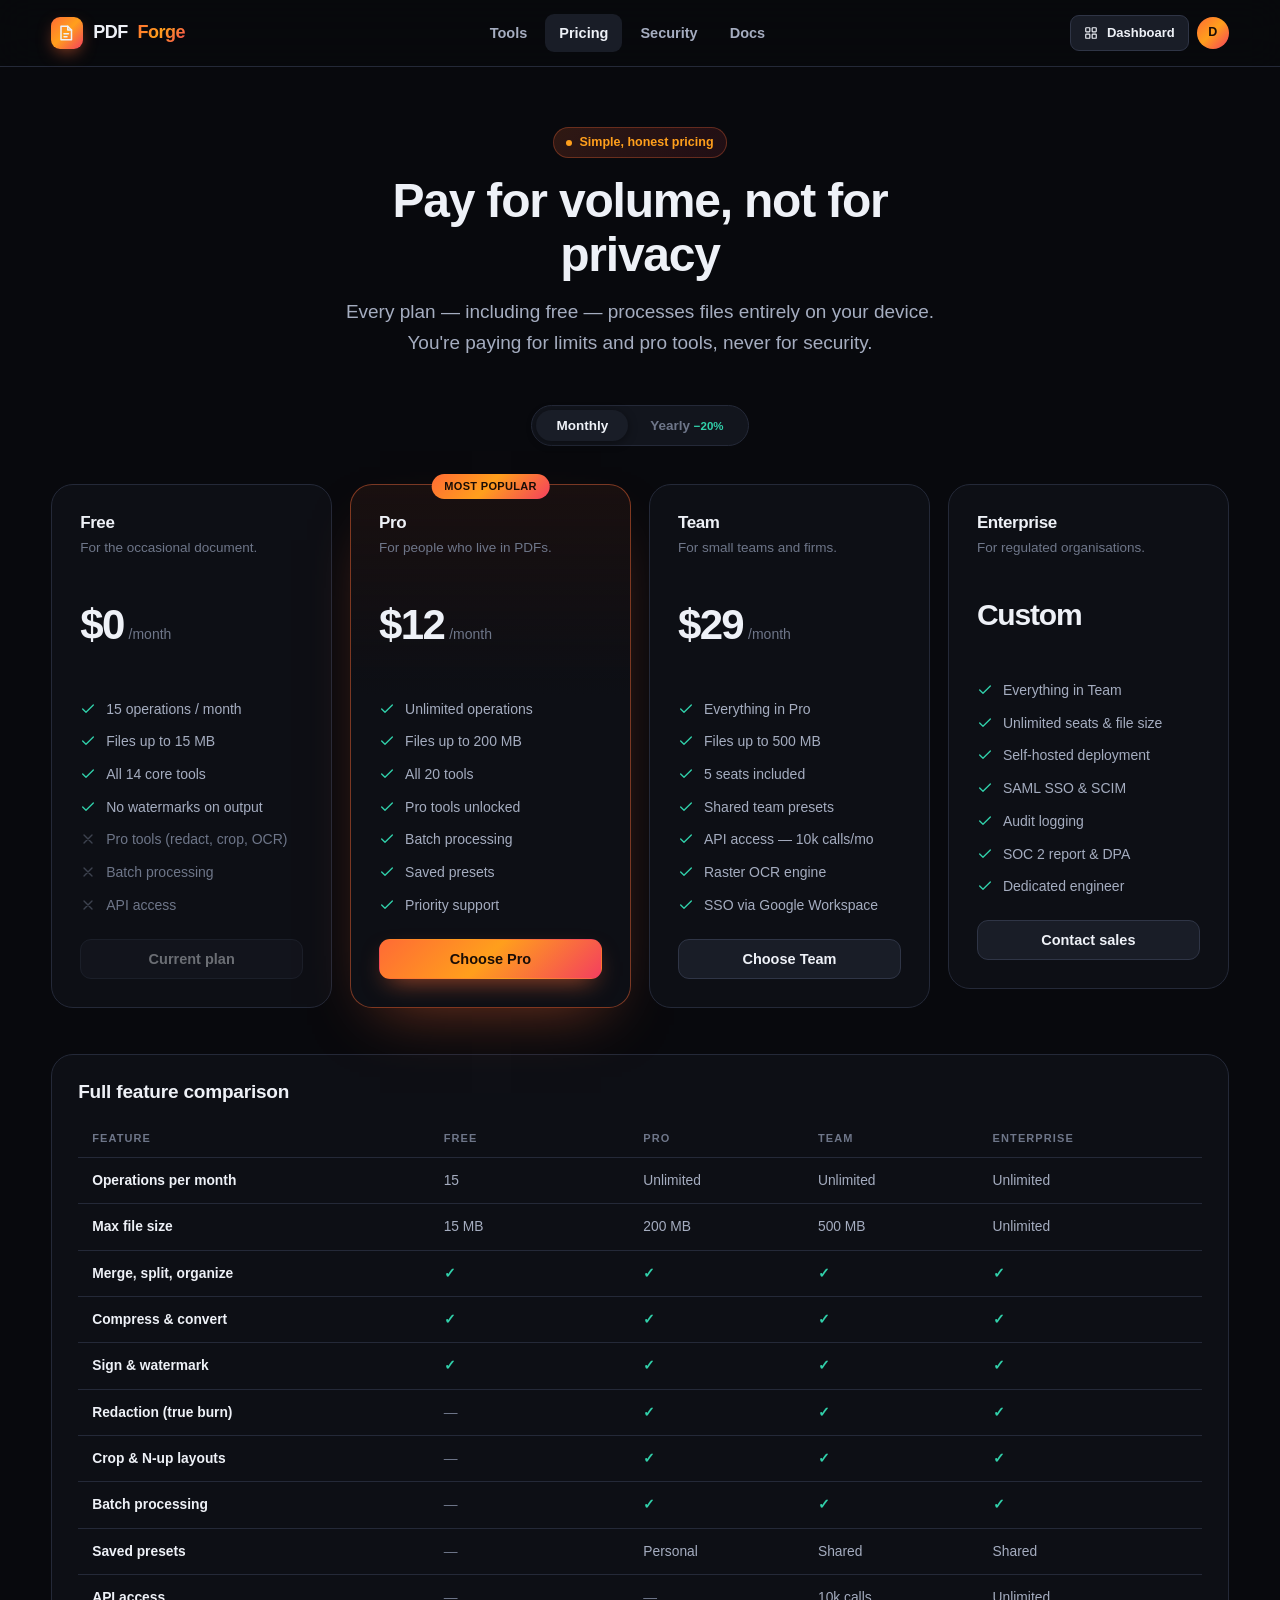
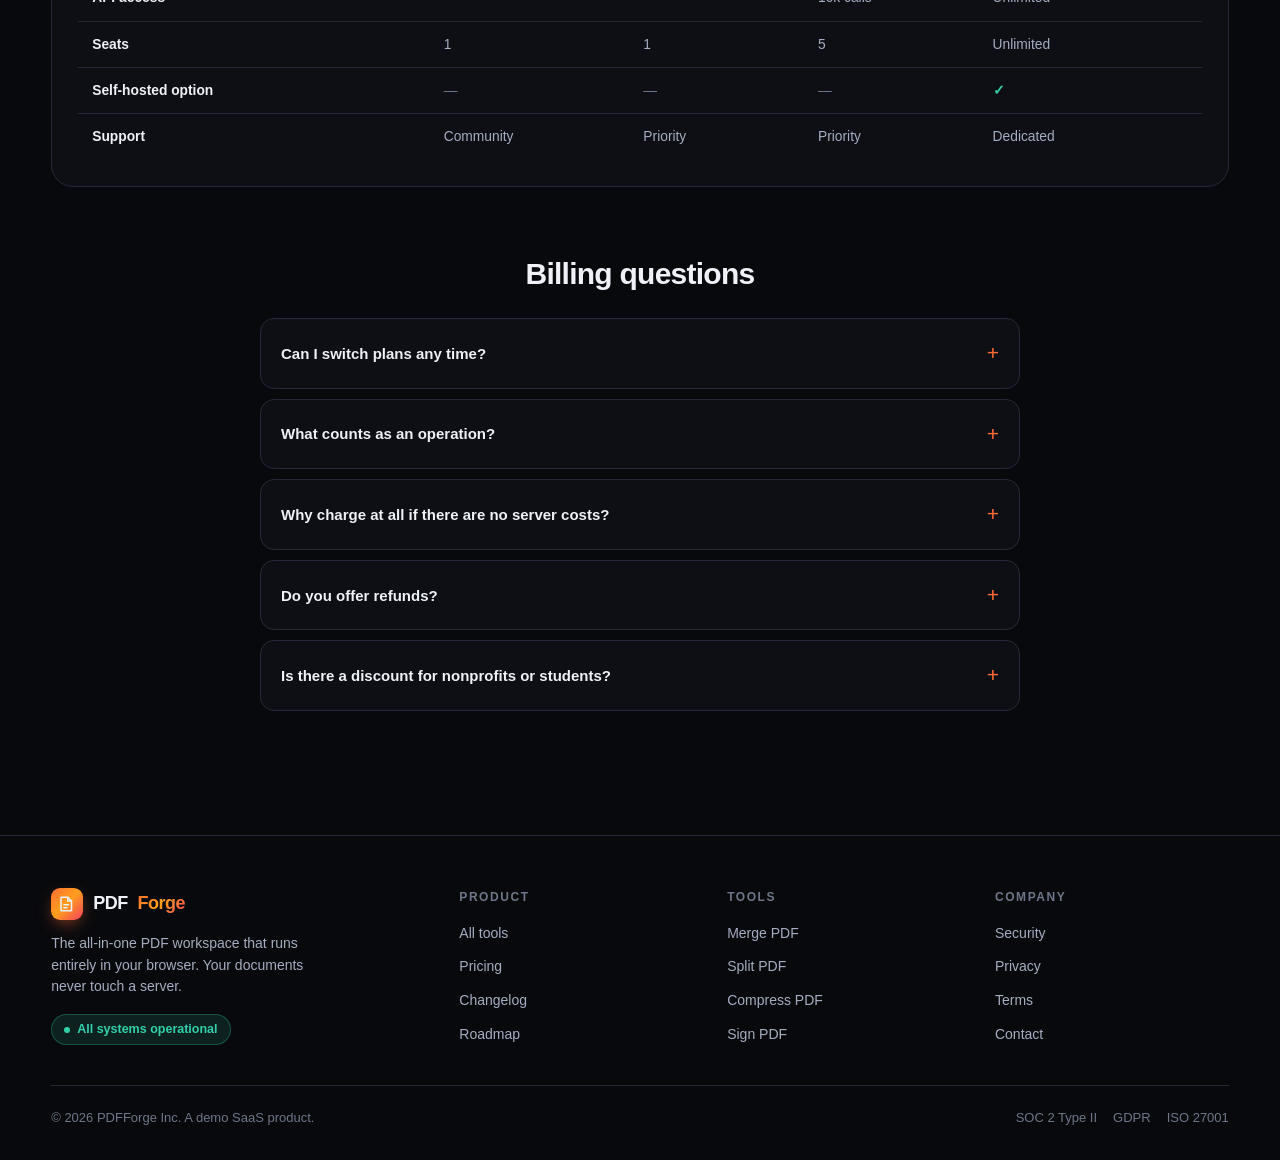
<file: pricing.html>
<!DOCTYPE html>
<html lang="en">
<head>
<meta charset="utf-8">
<meta name="viewport" content="width=device-width,initial-scale=1">
<title>Pricing — PDFForge</title>
<link rel="stylesheet" href="css/app.css">
<link rel="icon" href="data:image/svg+xml,<svg xmlns='http://www.w3.org/2000/svg' viewBox='0 0 100 100'><rect width='100' height='100' rx='22' fill='%23ff6b35'/><path d='M30 22h25l15 15v41H30z' fill='none' stroke='white' stroke-width='7' stroke-linejoin='round'/></svg>">
</head>
<body>
<div id="nav"></div>

<section class="sec" style="padding-top:60px">
  <div class="wrap">
    <div class="sec-head">
      <span class="chip chip-brand"><span class="dot"></span>Simple, honest pricing</span>
      <h1 class="h-lg">Pay for volume, not for privacy</h1>
      <p class="lead">Every plan — including free — processes files entirely on your device. You're paying for limits and pro tools, never for security.</p>
    </div>
    <div class="price-toggle" id="cycle">
      <button data-v="monthly" class="on">Monthly</button>
      <button data-v="yearly">Yearly <span style="color:var(--ok);font-size:11.5px">−20%</span></button>
    </div>
    <div id="plans"></div>

    <div class="card mt32" style="margin-top:46px">
      <h3 class="h-sm" style="margin-bottom:18px">Full feature comparison</h3>
      <div style="overflow-x:auto"><table id="cmp"></table></div>
    </div>

    <div class="sec-head" style="margin-top:70px;margin-bottom:28px"><h2 class="h-md">Billing questions</h2></div>
    <div class="faq" id="faq"></div>
  </div>
</section>

<div id="foot"></div>

<script src="js/icons.js"></script>
<script src="js/core.js"></script>
<script>
$('#nav').innerHTML = navBar('Pricing');
$('#foot').innerHTML = footer();

let cycle = Store.d.billing || 'monthly';
const DATA = [
  { id:'free', name:'Free', desc:'For the occasional document.',
    feats:[['15 operations / month',1],['Files up to 15 MB',1],['All 14 core tools',1],['No watermarks on output',1],['Pro tools (redact, crop, OCR)',0],['Batch processing',0],['API access',0]] },
  { id:'pro', name:'Pro', pop:true, desc:'For people who live in PDFs.',
    feats:[['Unlimited operations',1],['Files up to 200 MB',1],['All 20 tools',1],['Pro tools unlocked',1],['Batch processing',1],['Saved presets',1],['Priority support',1]] },
  { id:'team', name:'Team', desc:'For small teams and firms.',
    feats:[['Everything in Pro',1],['Files up to 500 MB',1],['5 seats included',1],['Shared team presets',1],['API access — 10k calls/mo',1],['Raster OCR engine',1],['SSO via Google Workspace',1]] },
  { id:'ent', name:'Enterprise', desc:'For regulated organisations.', custom:true,
    feats:[['Everything in Team',1],['Unlimited seats & file size',1],['Self-hosted deployment',1],['SAML SSO & SCIM',1],['Audit logging',1],['SOC 2 report & DPA',1],['Dedicated engineer',1]] },
];

function paint(){
  $('#plans').innerHTML = `<div class="plans">${DATA.map(p=>{
    const P = PLANS[p.id];
    const amt = cycle==='yearly' ? Math.round(P.yearly/12) : P.monthly;
    const cur = Store.d.plan === p.id;
    return `<div class="plan ${p.pop?'pop':''}">
      ${p.pop?'<span class="plan-tag">MOST POPULAR</span>':''}
      <h3>${p.name}</h3><p class="p-desc">${p.desc}</p>
      ${p.custom
        ? `<div class="p-amt"><b style="font-size:30px">Custom</b></div><div class="p-save"></div>`
        : `<div class="p-amt"><b>$${amt}</b><span>/month</span></div>
           <div class="p-save">${cycle==='yearly'&&P.yearly?`$${P.yearly} billed yearly · save $${P.monthly*12-P.yearly}`:''}</div>`}
      <ul>${p.feats.map(([t,on])=>`<li class="${on?'':'off'}">${on?IC.check:IC.x}${t}</li>`).join('')}</ul>
      <button class="btn ${cur?'btn-g':p.pop?'btn-p':'btn-g'} btn-block" data-buy="${p.id}" ${cur?'disabled':''}>
        ${cur?'Current plan':p.custom?'Contact sales':p.id==='free'?'Downgrade':'Choose '+p.name}</button>
    </div>`;}).join('')}</div>`;
  $$('[data-buy]').forEach(b=>b.onclick=()=>buy(b.dataset.buy));
}

$('#cycle').onclick = e => {
  const b = e.target.closest('[data-v]'); if(!b) return;
  cycle = b.dataset.v; Store.d.billing = cycle; Store.save();
  $$('#cycle button').forEach(x=>x.classList.remove('on')); b.classList.add('on');
  paint();
};

function buy(id){
  if(id==='ent'){
    modal(`<h3 class="h-sm">Talk to sales</h3><p class="muted" style="font-size:14px;margin:8px 0 18px">Tell us about your deployment and we'll get back within one business day.</p>
      <form id="ef"><div class="field"><label>Work email</label><input class="inp" type="email" required placeholder="you@company.com"></div>
      <div class="field"><label>Company</label><input class="inp" required placeholder="Acme Corp"></div>
      <div class="field"><label>Seats needed</label><input class="inp" type="number" value="50"></div>
      <button class="btn btn-p btn-block">Request a call</button></form>`);
    $('#ef').onsubmit = e=>{e.preventDefault(); $('.ovl').remove(); document.body.classList.remove('noscroll'); toast('Thanks — sales will reach out shortly','ok');};
    return;
  }
  if(id==='free'){ Store.d.plan='free'; Store.save(); paint(); toast('Switched to the Free plan','ok'); return; }
  const P = PLANS[id];
  const amt = cycle==='yearly'? P.yearly : P.monthly;
  const m = modal(`
    <h3 class="h-sm">Upgrade to ${P.name}</h3>
    <p class="muted" style="font-size:13.5px;margin:7px 0 18px">${cycle==='yearly'?'Billed annually':'Billed monthly'}</p>
    <div class="card-2" style="margin-bottom:18px">
      <div class="row spread" style="font-size:14px"><span>PDFForge ${P.name}</span><b>$${amt}</b></div>
      <div class="row spread dim" style="font-size:12.5px;margin-top:6px"><span>${cycle==='yearly'?'12 months':'1 month'}</span><span>${cycle==='yearly'?`$${Math.round(P.yearly/12)}/mo effective`:''}</span></div>
    </div>
    <form id="pf">
      <div class="field"><label>Card number</label><input class="inp mono" id="cc" placeholder="4242 4242 4242 4242" required></div>
      <div class="row gap12">
        <div class="field grow"><label>Expiry</label><input class="inp mono" placeholder="12 / 28" required></div>
        <div class="field grow"><label>CVC</label><input class="inp mono" placeholder="123" required></div>
      </div>
      <div class="field"><label>Name on card</label><input class="inp" value="${esc(Store.d.user?.name||'')}" required></div>
      <button class="btn btn-p btn-block btn-lg">Pay $${amt} and upgrade</button>
      <p class="tc dim" style="font-size:11.5px;margin-top:12px">Demo checkout — no payment is processed and no card data is stored.</p>
    </form>`);
  $('#cc',m.el).oninput = e => {
    e.target.value = e.target.value.replace(/\D/g,'').slice(0,16).replace(/(.{4})/g,'$1 ').trim();
  };
  $('#pf',m.el).onsubmit = e=>{
    e.preventDefault();
    m.close(); busy(true,'Processing payment…','Securing your subscription');
    setTimeout(()=>{ busy(false); Store.d.plan=id; Store.save(); paint();
      $('#nav').innerHTML = navBar('Pricing');
      toast(`Welcome to PDFForge ${P.name}!`,'ok');
      modal(`<div style="text-align:center"><div class="t-ic" style="margin:0 auto 14px;width:52px;height:52px;background:rgba(49,208,170,.14);border-color:rgba(49,208,170,.3);color:var(--ok)">${IC.checkC}</div>
        <h3 class="h-md">You're on ${P.name}</h3><p class="muted" style="font-size:14.5px;margin:10px 0 20px">Every tool is unlocked and your limits are lifted.</p>
        <a href="app.html" class="btn btn-p btn-block btn-lg">Open the workspace</a></div>`);
    },1500);
  };
}

/* comparison table */
const ROWS = [
  ['Operations per month','15','Unlimited','Unlimited','Unlimited'],
  ['Max file size','15 MB','200 MB','500 MB','Unlimited'],
  ['Merge, split, organize','✓','✓','✓','✓'],
  ['Compress & convert','✓','✓','✓','✓'],
  ['Sign & watermark','✓','✓','✓','✓'],
  ['Redaction (true burn)','—','✓','✓','✓'],
  ['Crop & N-up layouts','—','✓','✓','✓'],
  ['Batch processing','—','✓','✓','✓'],
  ['Saved presets','—','Personal','Shared','Shared'],
  ['API access','—','—','10k calls','Unlimited'],
  ['Seats','1','1','5','Unlimited'],
  ['Self-hosted option','—','—','—','✓'],
  ['Support','Community','Priority','Priority','Dedicated'],
];
$('#cmp').innerHTML = `<thead><tr><th>Feature</th><th>Free</th><th>Pro</th><th>Team</th><th>Enterprise</th></tr></thead>
  <tbody>${ROWS.map(r=>`<tr><td style="color:var(--txt);font-weight:550">${r[0]}</td>${r.slice(1).map(c=>
    `<td style="${c==='✓'?'color:var(--ok);font-weight:700':c==='—'?'color:var(--txt-3)':''}">${c}</td>`).join('')}</tr>`).join('')}</tbody>`;

$('#faq').innerHTML = [
  ['Can I switch plans any time?','Yes. Upgrades apply instantly and downgrades take effect at the end of your billing period. No lock-in, no cancellation fee.'],
  ['What counts as an operation?','One run of one tool. Merging twelve files into one PDF is a single operation, as is compressing a 400-page document.'],
  ['Why charge at all if there are no server costs?','Fair question. There are no processing servers, but there is ongoing engineering — twenty tools, edge cases across thousands of malformed PDFs, and browser compatibility. Pro subscriptions fund that work and keep the free tier genuinely free.'],
  ['Do you offer refunds?','Full refund within 30 days, no questions asked. Email support and we process it same-day.'],
  ['Is there a discount for nonprofits or students?','Yes — 50% off Pro and Team for registered nonprofits, students and educators. Just email us from your institutional address.'],
].map(([q,a])=>`<details class="fq"><summary>${q}</summary><p>${a}</p></details>`).join('');

if(cycle==='yearly'){ $$('#cycle button').forEach(x=>x.classList.toggle('on', x.dataset.v==='yearly')); }
paint();
</script>
</body>
</html>
</file>
<file: css/app.css>
/* ============================================================
   PDFForge — design system
   ============================================================ */
:root{
  --bg:#08090d;
  --bg-1:#0d0f15;
  --bg-2:#12151d;
  --bg-3:#191d27;
  --line:#242938;
  --line-2:#2f3546;
  --txt:#eef1f7;
  --txt-2:#a5adc0;
  --txt-3:#6e7689;
  --brand:#ff6b35;
  --brand-2:#ff9f1c;
  --brand-3:#f43f5e;
  --ok:#31d0aa;
  --warn:#ffb020;
  --bad:#ff5f56;
  --info:#5b8cff;
  --grad:linear-gradient(135deg,#ff6b35 0%,#ff9f1c 48%,#f43f5e 100%);
  --grad-soft:linear-gradient(135deg,rgba(255,107,53,.16),rgba(244,63,94,.10));
  --r:14px;
  --r-lg:22px;
  --sh:0 18px 50px -18px rgba(0,0,0,.85);
  --ff:'Inter',-apple-system,BlinkMacSystemFont,'Segoe UI',Roboto,Helvetica,Arial,sans-serif;
  --fm:'JetBrains Mono',ui-monospace,SFMono-Regular,Menlo,monospace;
}
*{box-sizing:border-box;margin:0;padding:0}
html{scroll-behavior:smooth}
body{
  font-family:var(--ff);background:var(--bg);color:var(--txt);
  -webkit-font-smoothing:antialiased;line-height:1.55;overflow-x:hidden;
}
body.noscroll{overflow:hidden}
a{color:inherit;text-decoration:none}
button,input,select,textarea{font-family:inherit;font-size:inherit;color:inherit}
button{cursor:pointer;border:none;background:none}
::selection{background:rgba(255,107,53,.35)}
::-webkit-scrollbar{width:10px;height:10px}
::-webkit-scrollbar-track{background:var(--bg-1)}
::-webkit-scrollbar-thumb{background:var(--line-2);border-radius:20px;border:2px solid var(--bg-1)}
::-webkit-scrollbar-thumb:hover{background:#3c4558}

/* ---------- layout ---------- */
.wrap{width:min(1200px,92vw);margin:0 auto}
.wrap-sm{width:min(900px,92vw);margin:0 auto}
.row{display:flex;align-items:center}
.gap8{gap:8px}.gap12{gap:12px}.gap16{gap:16px}.gap24{gap:24px}
.spread{justify-content:space-between}
.center{justify-content:center}
.col{display:flex;flex-direction:column}
.grow{flex:1}
.hide{display:none !important}
.mt8{margin-top:8px}.mt16{margin-top:16px}.mt24{margin-top:24px}.mt32{margin-top:32px}
.tc{text-align:center}

/* ---------- type ---------- */
h1,h2,h3,h4{line-height:1.12;letter-spacing:-.025em;font-weight:800}
.h-xl{font-size:clamp(38px,6.4vw,74px)}
.h-lg{font-size:clamp(30px,4.2vw,48px)}
.h-md{font-size:clamp(22px,2.6vw,30px)}
.h-sm{font-size:19px;font-weight:700;letter-spacing:-.01em}
.lead{font-size:clamp(16px,1.6vw,19px);color:var(--txt-2);line-height:1.65}
.muted{color:var(--txt-2)}
.dim{color:var(--txt-3)}
.mono{font-family:var(--fm)}
.grad-txt{background:var(--grad);-webkit-background-clip:text;background-clip:text;color:transparent}

/* ---------- buttons ---------- */
.btn{
  display:inline-flex;align-items:center;justify-content:center;gap:9px;
  padding:11px 20px;border-radius:11px;font-weight:650;font-size:14.5px;
  transition:.18s cubic-bezier(.2,.8,.3,1);white-space:nowrap;border:1px solid transparent;
}
.btn svg{width:17px;height:17px;flex:none}
.btn-p{background:var(--grad);color:#1a0d06;box-shadow:0 10px 26px -10px rgba(255,107,53,.75);font-weight:750}
.btn-p:hover{transform:translateY(-2px);box-shadow:0 16px 34px -10px rgba(255,107,53,.9)}
.btn-g{background:var(--bg-3);border-color:var(--line-2);color:var(--txt)}
.btn-g:hover{background:#212636;border-color:#3c4558;transform:translateY(-1px)}
.btn-o{border-color:var(--line-2);color:var(--txt-2)}
.btn-o:hover{border-color:var(--brand);color:var(--brand)}
.btn-ghost{color:var(--txt-2);padding:9px 14px}
.btn-ghost:hover{color:var(--txt);background:var(--bg-3)}
.btn-lg{padding:15px 28px;font-size:16px;border-radius:13px}
.btn-sm{padding:7px 13px;font-size:13px;border-radius:9px}
.btn-sm svg{width:14px;height:14px}
.btn-danger{background:rgba(255,95,86,.12);border-color:rgba(255,95,86,.35);color:#ff8b84}
.btn-danger:hover{background:rgba(255,95,86,.2)}
.btn:disabled{opacity:.42;pointer-events:none}
.btn-block{width:100%}

/* ---------- chips / badges ---------- */
.chip{
  display:inline-flex;align-items:center;gap:7px;padding:5px 12px;border-radius:99px;
  font-size:12.5px;font-weight:600;background:var(--bg-3);border:1px solid var(--line);color:var(--txt-2)
}
.chip-brand{background:var(--grad-soft);border-color:rgba(255,107,53,.3);color:var(--brand-2)}
.chip-ok{background:rgba(49,208,170,.12);border-color:rgba(49,208,170,.3);color:var(--ok)}
.dot{width:6px;height:6px;border-radius:99px;background:currentColor}
.pulse{animation:pulse 2s infinite}
@keyframes pulse{0%,100%{opacity:1}50%{opacity:.35}}

/* ---------- cards ---------- */
.card{background:var(--bg-1);border:1px solid var(--line);border-radius:var(--r-lg);padding:26px}
.card-2{background:var(--bg-2);border:1px solid var(--line);border-radius:var(--r);padding:18px}

/* ============================================================
   NAV
   ============================================================ */
.nav{
  position:sticky;top:0;z-index:80;backdrop-filter:blur(18px);
  background:rgba(8,9,13,.78);border-bottom:1px solid var(--line);
}
.nav-in{height:66px;display:flex;align-items:center;justify-content:space-between}
.logo{display:flex;align-items:center;gap:10px;font-weight:800;font-size:18px;letter-spacing:-.03em}
.logo-mark{
  width:32px;height:32px;border-radius:9px;background:var(--grad);display:grid;place-items:center;
  box-shadow:0 6px 18px -6px rgba(255,107,53,.8)
}
.logo-mark svg{width:18px;height:18px}
.nav-links{display:flex;gap:4px}
.nav-links a{padding:8px 14px;border-radius:9px;font-size:14.5px;font-weight:550;color:var(--txt-2);transition:.15s}
.nav-links a:hover{color:var(--txt);background:var(--bg-2)}
.nav-links a.on{color:var(--txt);background:var(--bg-3)}
.burger{display:none}

/* ============================================================
   LANDING
   ============================================================ */
.hero{position:relative;padding:86px 0 70px;overflow:hidden}
.hero-bg{position:absolute;inset:0;pointer-events:none;overflow:hidden}
.blob{position:absolute;border-radius:50%;filter:blur(110px);opacity:.5}
.blob-1{width:620px;height:620px;background:rgba(255,107,53,.30);top:-250px;left:-140px}
.blob-2{width:520px;height:520px;background:rgba(244,63,94,.22);top:-180px;right:-120px}
.blob-3{width:420px;height:420px;background:rgba(91,140,255,.14);bottom:-240px;left:40%}
.grid-bg{
  position:absolute;inset:0;
  background-image:linear-gradient(var(--line) 1px,transparent 1px),linear-gradient(90deg,var(--line) 1px,transparent 1px);
  background-size:58px 58px;opacity:.28;
  mask-image:radial-gradient(ellipse 80% 60% at 50% 0%,#000 30%,transparent 75%);
  -webkit-mask-image:radial-gradient(ellipse 80% 60% at 50% 0%,#000 30%,transparent 75%);
}
.hero-in{position:relative;text-align:center}
.hero h1{margin:20px auto 0;max-width:15ch}
.hero .lead{margin:20px auto 0;max-width:62ch}
.hero-cta{display:flex;gap:13px;justify-content:center;flex-wrap:wrap;margin-top:32px}
.hero-note{margin-top:16px;font-size:13px;color:var(--txt-3);display:flex;gap:18px;justify-content:center;flex-wrap:wrap}
.hero-note span{display:flex;align-items:center;gap:6px}

.drop-hero{
  margin:44px auto 0;max-width:720px;border:2px dashed var(--line-2);border-radius:var(--r-lg);
  background:linear-gradient(180deg,rgba(255,107,53,.05),rgba(255,255,255,.012));
  padding:38px 24px;transition:.2s;cursor:pointer;position:relative
}
.drop-hero:hover,.drop-hero.over{border-color:var(--brand);background:rgba(255,107,53,.09);transform:translateY(-2px)}
.drop-ic{width:56px;height:56px;border-radius:16px;background:var(--grad-soft);border:1px solid rgba(255,107,53,.25);display:grid;place-items:center;margin:0 auto 14px}
.drop-ic svg{width:26px;height:26px;color:var(--brand)}

.logos{margin-top:56px;text-align:center}
.logos p{font-size:11.5px;letter-spacing:.18em;text-transform:uppercase;color:var(--txt-3);font-weight:650}
.logos-row{display:flex;gap:44px;justify-content:center;flex-wrap:wrap;margin-top:20px;opacity:.55}
.logos-row div{font-weight:800;font-size:17px;letter-spacing:-.02em;color:var(--txt-2)}

.sec{padding:84px 0}
.sec-head{text-align:center;max-width:640px;margin:0 auto 46px}
.sec-head .chip{margin-bottom:16px}
.sec-head p{margin-top:14px}

.tool-grid{display:grid;grid-template-columns:repeat(auto-fill,minmax(228px,1fr));gap:14px}
.tool-card{
  background:var(--bg-1);border:1px solid var(--line);border-radius:var(--r);padding:18px;
  transition:.2s cubic-bezier(.2,.8,.3,1);cursor:pointer;position:relative;overflow:hidden;text-align:left;display:block;width:100%
}
.tool-card:before{content:'';position:absolute;inset:0;background:var(--grad-soft);opacity:0;transition:.2s}
.tool-card:hover{border-color:var(--line-2);transform:translateY(-3px);box-shadow:var(--sh)}
.tool-card:hover:before{opacity:1}
.tool-card>*{position:relative}
.t-ic{width:40px;height:40px;border-radius:11px;display:grid;place-items:center;margin-bottom:13px;background:var(--bg-3);border:1px solid var(--line)}
.t-ic svg{width:19px;height:19px}
.tool-card h4{font-size:15px;font-weight:700}
.tool-card p{font-size:13px;color:var(--txt-3);margin-top:5px;line-height:1.5}
.t-pro{position:absolute;top:13px;right:13px;font-size:9.5px;font-weight:800;letter-spacing:.08em;padding:3px 7px;border-radius:5px;background:var(--grad);color:#1a0d06}

.feat-grid{display:grid;grid-template-columns:repeat(auto-fit,minmax(290px,1fr));gap:18px}
.feat{padding:26px;border-radius:var(--r-lg);background:var(--bg-1);border:1px solid var(--line)}
.feat .t-ic{width:44px;height:44px;background:var(--grad-soft);border-color:rgba(255,107,53,.22)}
.feat .t-ic svg{color:var(--brand);width:21px;height:21px}
.feat h3{font-size:17px;margin-bottom:8px}
.feat p{font-size:14.5px;color:var(--txt-2);line-height:1.6}

.steps{display:grid;grid-template-columns:repeat(auto-fit,minmax(240px,1fr));gap:22px;counter-reset:s}
.step{position:relative;padding-top:8px}
.step-n{
  width:42px;height:42px;border-radius:12px;background:var(--bg-2);border:1px solid var(--line);
  display:grid;place-items:center;font-weight:800;font-size:16px;color:var(--brand);margin-bottom:14px
}
.step h4{font-size:16.5px;margin-bottom:7px}
.step p{font-size:14px;color:var(--txt-2)}

.quotes{display:grid;grid-template-columns:repeat(auto-fit,minmax(290px,1fr));gap:18px}
.quote{padding:24px;border-radius:var(--r);background:var(--bg-1);border:1px solid var(--line)}
.quote p{font-size:14.5px;line-height:1.65;color:var(--txt)}
.stars{color:var(--brand-2);font-size:13px;letter-spacing:2px;margin-bottom:12px}
.who{display:flex;align-items:center;gap:11px;margin-top:17px;padding-top:15px;border-top:1px solid var(--line)}
.av{width:36px;height:36px;border-radius:99px;background:var(--grad);display:grid;place-items:center;font-weight:800;color:#1a0d06;font-size:13.5px}
.who b{font-size:13.5px;display:block}
.who small{font-size:12px;color:var(--txt-3)}

.stats{display:grid;grid-template-columns:repeat(auto-fit,minmax(160px,1fr));gap:16px;text-align:center}
.stat b{display:block;font-size:clamp(28px,4vw,40px);font-weight:850;letter-spacing:-.03em}
.stat span{font-size:13px;color:var(--txt-3)}

/* pricing */
.price-toggle{display:inline-flex;background:var(--bg-2);border:1px solid var(--line);border-radius:99px;padding:4px;gap:2px;margin:0 auto;display:flex;width:fit-content}
.price-toggle button{padding:8px 20px;border-radius:99px;font-size:13.5px;font-weight:650;color:var(--txt-3);transition:.18s}
.price-toggle button.on{background:var(--bg-3);color:var(--txt);box-shadow:0 2px 10px rgba(0,0,0,.4)}
.plans{display:grid;grid-template-columns:repeat(auto-fit,minmax(280px,1fr));gap:18px;margin-top:38px;align-items:start}
.plan{background:var(--bg-1);border:1px solid var(--line);border-radius:var(--r-lg);padding:28px;position:relative;transition:.2s}
.plan:hover{border-color:var(--line-2)}
.plan.pop{border-color:rgba(255,107,53,.45);background:linear-gradient(180deg,rgba(255,107,53,.07),var(--bg-1) 40%);box-shadow:0 26px 60px -30px rgba(255,107,53,.5)}
.plan-tag{position:absolute;top:-11px;left:50%;transform:translateX(-50%);background:var(--grad);color:#1a0d06;font-size:11px;font-weight:800;padding:4px 13px;border-radius:99px;letter-spacing:.03em}
.plan h3{font-size:17px}
.plan .p-desc{font-size:13.5px;color:var(--txt-3);margin-top:6px;min-height:38px}
.p-amt{display:flex;align-items:baseline;gap:5px;margin:16px 0 4px}
.p-amt b{font-size:42px;font-weight:850;letter-spacing:-.04em}
.p-amt span{font-size:14px;color:var(--txt-3)}
.p-save{font-size:12px;color:var(--ok);height:18px}
.plan ul{list-style:none;margin:20px 0 22px;display:flex;flex-direction:column;gap:11px}
.plan li{display:flex;gap:10px;font-size:14px;color:var(--txt-2);align-items:flex-start}
.plan li svg{width:16px;height:16px;flex:none;color:var(--ok);margin-top:2px}
.plan li.off{color:var(--txt-3)}
.plan li.off svg{color:var(--txt-3);opacity:.5}

.faq{max-width:760px;margin:0 auto;display:flex;flex-direction:column;gap:10px}
.fq{background:var(--bg-1);border:1px solid var(--line);border-radius:var(--r);overflow:hidden}
.fq summary{padding:18px 20px;cursor:pointer;font-weight:650;font-size:15px;display:flex;justify-content:space-between;align-items:center;list-style:none}
.fq summary::-webkit-details-marker{display:none}
.fq summary:after{content:'+';font-size:21px;color:var(--brand);font-weight:400;transition:.2s}
.fq[open] summary:after{transform:rotate(45deg)}
.fq p{padding:0 20px 18px;font-size:14.5px;color:var(--txt-2);line-height:1.65}

.cta-band{
  border-radius:var(--r-lg);padding:56px 32px;text-align:center;position:relative;overflow:hidden;
  background:linear-gradient(135deg,rgba(255,107,53,.17),rgba(244,63,94,.11));border:1px solid rgba(255,107,53,.28)
}
.foot{border-top:1px solid var(--line);padding:52px 0 32px;margin-top:40px}
.foot-grid{display:grid;grid-template-columns:1.6fr repeat(3,1fr);gap:34px}
.foot h5{font-size:12px;text-transform:uppercase;letter-spacing:.13em;color:var(--txt-3);margin-bottom:14px;font-weight:700}
.foot ul{list-style:none;display:flex;flex-direction:column;gap:9px}
.foot li a{font-size:14px;color:var(--txt-2)}
.foot li a:hover{color:var(--brand)}
.foot-bot{margin-top:38px;padding-top:22px;border-top:1px solid var(--line);display:flex;justify-content:space-between;gap:14px;flex-wrap:wrap;font-size:13px;color:var(--txt-3)}

/* ============================================================
   APP SHELL
   ============================================================ */
.app{display:grid;grid-template-columns:250px 1fr;min-height:calc(100vh - 66px)}
.side{border-right:1px solid var(--line);background:var(--bg-1);padding:20px 14px;position:sticky;top:66px;height:calc(100vh - 66px);overflow-y:auto}
.side-grp{margin-bottom:22px}
.side-grp h6{font-size:10.5px;text-transform:uppercase;letter-spacing:.14em;color:var(--txt-3);font-weight:700;padding:0 10px;margin-bottom:8px}
.side-item{display:flex;align-items:center;gap:10px;padding:8px 10px;border-radius:9px;font-size:13.8px;color:var(--txt-2);cursor:pointer;transition:.14s;width:100%;text-align:left}
.side-item:hover{background:var(--bg-2);color:var(--txt)}
.side-item.on{background:var(--grad-soft);color:var(--brand-2);font-weight:620}
.side-item svg{width:16px;height:16px;flex:none;opacity:.85}
.main{padding:30px 32px 70px;min-width:0}

.usage-box{background:var(--bg-2);border:1px solid var(--line);border-radius:12px;padding:13px;margin-bottom:18px}
.bar{height:5px;border-radius:99px;background:var(--bg-3);overflow:hidden;margin:9px 0 7px}
.bar i{display:block;height:100%;background:var(--grad);border-radius:99px;transition:.4s}

.page-head{display:flex;justify-content:space-between;align-items:flex-start;gap:20px;flex-wrap:wrap;margin-bottom:26px}
.kpis{display:grid;grid-template-columns:repeat(auto-fit,minmax(180px,1fr));gap:14px}
.kpi{background:var(--bg-1);border:1px solid var(--line);border-radius:var(--r);padding:18px}
.kpi small{font-size:12px;color:var(--txt-3);display:flex;align-items:center;gap:7px}
.kpi b{font-size:28px;font-weight:800;letter-spacing:-.03em;display:block;margin-top:7px}

table{width:100%;border-collapse:collapse}
th{text-align:left;font-size:11px;text-transform:uppercase;letter-spacing:.1em;color:var(--txt-3);padding:10px 14px;border-bottom:1px solid var(--line);font-weight:700}
td{padding:12px 14px;font-size:13.8px;border-bottom:1px solid var(--line);color:var(--txt-2)}
tr:last-child td{border-bottom:none}
tbody tr:hover{background:var(--bg-2)}

/* ============================================================
   TOOL WORKSPACE
   ============================================================ */
.tool-layout{display:grid;grid-template-columns:1fr 330px;gap:20px;align-items:start}
.panel{background:var(--bg-1);border:1px solid var(--line);border-radius:var(--r-lg);padding:20px}
.panel-sticky{position:sticky;top:96px}
.dz{
  border:2px dashed var(--line-2);border-radius:var(--r);padding:44px 20px;text-align:center;cursor:pointer;transition:.18s;
  background:rgba(255,255,255,.012)
}
.dz:hover,.dz.over{border-color:var(--brand);background:rgba(255,107,53,.07)}
.dz h4{font-size:16px;margin-bottom:6px}
.dz p{font-size:13.5px;color:var(--txt-3)}

.file-row{display:flex;align-items:center;gap:12px;padding:11px 13px;background:var(--bg-2);border:1px solid var(--line);border-radius:11px}
.file-ic{width:34px;height:34px;border-radius:9px;background:rgba(244,63,94,.14);color:#ff7b8f;display:grid;place-items:center;flex:none;font-size:10px;font-weight:800}
.file-row b{font-size:13.6px;display:block;white-space:nowrap;overflow:hidden;text-overflow:ellipsis;max-width:38ch}
.file-row small{font-size:12px;color:var(--txt-3)}
.ico-btn{width:30px;height:30px;border-radius:8px;display:grid;place-items:center;color:var(--txt-3);transition:.15s;flex:none}
.ico-btn:hover{background:var(--bg-3);color:var(--txt)}
.ico-btn svg{width:15px;height:15px}
.ico-btn.dngr:hover{background:rgba(255,95,86,.15);color:var(--bad)}

.thumbs{display:grid;grid-template-columns:repeat(auto-fill,minmax(132px,1fr));gap:13px}
.thumb{
  position:relative;border:1px solid var(--line);border-radius:11px;overflow:hidden;background:var(--bg-2);
  transition:.16s;cursor:grab;user-select:none
}
.thumb:hover{border-color:var(--line-2);transform:translateY(-2px)}
.thumb.sel{border-color:var(--brand);box-shadow:0 0 0 2px rgba(255,107,53,.28)}
.thumb.del{opacity:.3;filter:grayscale(1)}
.thumb.drag{opacity:.4}
.thumb.over{border-color:var(--brand-2);box-shadow:-3px 0 0 var(--brand-2)}
.thumb canvas,.thumb img{display:block;width:100%;background:#fff;transition:transform .2s}
.thumb-bar{display:flex;align-items:center;justify-content:space-between;padding:6px 8px;background:var(--bg-3);font-size:11.5px;color:var(--txt-3)}
.thumb-acts{display:flex;gap:2px;opacity:0;transition:.15s}
.thumb:hover .thumb-acts{opacity:1}
.mini{width:22px;height:22px;border-radius:6px;display:grid;place-items:center;color:var(--txt-3)}
.mini:hover{background:var(--bg-1);color:var(--txt)}
.mini svg{width:12px;height:12px}
.pg-badge{position:absolute;top:6px;left:6px;background:rgba(8,9,13,.82);backdrop-filter:blur(4px);font-size:10.5px;font-weight:700;padding:2px 7px;border-radius:6px;color:var(--txt-2)}

.field{margin-bottom:15px}
.field label{display:block;font-size:12.5px;font-weight:650;color:var(--txt-2);margin-bottom:7px}
.field .hint{font-size:11.5px;color:var(--txt-3);margin-top:6px;line-height:1.45}
.inp,select.inp,textarea.inp{
  width:100%;background:var(--bg-2);border:1px solid var(--line);border-radius:10px;padding:10px 12px;
  font-size:13.8px;transition:.15s;outline:none
}
.inp:focus{border-color:var(--brand);box-shadow:0 0 0 3px rgba(255,107,53,.13);background:var(--bg-3)}
select.inp{cursor:pointer;appearance:none;background-image:url("data:image/svg+xml,%3Csvg xmlns='http://www.w3.org/2000/svg' viewBox='0 0 24 24' fill='none' stroke='%236e7689' stroke-width='2.5'%3E%3Cpath d='M6 9l6 6 6-6'/%3E%3C/svg%3E");background-repeat:no-repeat;background-position:right 11px center;background-size:15px;padding-right:32px}
textarea.inp{resize:vertical;min-height:78px;line-height:1.5}
input[type=range]{width:100%;accent-color:var(--brand);cursor:pointer}
input[type=color]{width:100%;height:36px;border:1px solid var(--line);border-radius:9px;background:var(--bg-2);cursor:pointer;padding:3px}
.seg{display:flex;background:var(--bg-2);border:1px solid var(--line);border-radius:10px;padding:3px;gap:2px}
.seg button{flex:1;padding:7px 8px;border-radius:7px;font-size:12.5px;font-weight:600;color:var(--txt-3);transition:.15s}
.seg button.on{background:var(--bg-3);color:var(--txt);box-shadow:0 1px 6px rgba(0,0,0,.35)}
.chk{display:flex;align-items:center;gap:9px;font-size:13.5px;color:var(--txt-2);cursor:pointer;padding:6px 0}
.chk input{width:16px;height:16px;accent-color:var(--brand);cursor:pointer}

.result{border:1px solid rgba(49,208,170,.3);background:rgba(49,208,170,.07);border-radius:var(--r);padding:16px;display:flex;gap:13px;align-items:center}
.result .ic{width:38px;height:38px;border-radius:10px;background:rgba(49,208,170,.16);color:var(--ok);display:grid;place-items:center;flex:none}
.err{border:1px solid rgba(255,95,86,.3);background:rgba(255,95,86,.07);border-radius:var(--r);padding:14px;font-size:13.5px;color:#ffa8a2}

/* studio canvas editor */
.studio{background:var(--bg-2);border:1px solid var(--line);border-radius:var(--r);padding:18px;overflow:auto;max-height:76vh}
.stage-wrap{position:relative;margin:0 auto;width:fit-content;box-shadow:0 12px 40px rgba(0,0,0,.6)}
.stage{position:relative;background:#fff;user-select:none}
.stage canvas{display:block}
.obj{position:absolute;cursor:move;border:1.5px dashed transparent;touch-action:none}
.obj:hover{border-color:rgba(255,107,53,.6)}
.obj.on{border-color:var(--brand);border-style:solid}
.obj .hnd{position:absolute;right:-6px;bottom:-6px;width:12px;height:12px;background:var(--brand);border:2px solid #fff;border-radius:3px;cursor:nwse-resize;display:none}
.obj.on .hnd{display:block}
.obj .del{position:absolute;right:-9px;top:-9px;width:19px;height:19px;border-radius:99px;background:var(--bad);color:#fff;font-size:12px;line-height:15px;text-align:center;display:none;border:2px solid var(--bg-2)}
.obj.on .del{display:block}
.obj-txt{white-space:pre;line-height:1.2;padding:2px}
.obj img{width:100%;height:100%;display:block;pointer-events:none}
.pgnav{display:flex;align-items:center;justify-content:center;gap:10px;margin-bottom:14px}

/* modal */
.ovl{position:fixed;inset:0;background:rgba(4,5,8,.78);backdrop-filter:blur(7px);z-index:200;display:grid;place-items:center;padding:20px;animation:fade .18s}
@keyframes fade{from{opacity:0}to{opacity:1}}
.modal{background:var(--bg-1);border:1px solid var(--line-2);border-radius:var(--r-lg);padding:30px;width:min(430px,94vw);box-shadow:0 34px 90px -20px rgba(0,0,0,.9);animation:pop .22s cubic-bezier(.2,.9,.3,1.2);max-height:92vh;overflow:auto}
.modal.wide{width:min(760px,94vw)}
@keyframes pop{from{opacity:0;transform:translateY(14px) scale(.97)}to{opacity:1;transform:none}}
.modal-x{position:absolute;top:16px;right:16px}

/* toast */
.toasts{position:fixed;bottom:22px;right:22px;z-index:300;display:flex;flex-direction:column;gap:10px}
.toast{
  background:var(--bg-3);border:1px solid var(--line-2);border-radius:12px;padding:13px 16px;font-size:13.5px;
  box-shadow:var(--sh);display:flex;gap:11px;align-items:center;min-width:250px;animation:slide .25s cubic-bezier(.2,.9,.3,1.2)
}
@keyframes slide{from{opacity:0;transform:translateX(30px)}to{opacity:1;transform:none}}
.toast.ok{border-color:rgba(49,208,170,.4)}
.toast.bad{border-color:rgba(255,95,86,.4)}
.toast svg{width:17px;height:17px;flex:none}

/* progress overlay */
.busy{position:fixed;inset:0;background:rgba(4,5,8,.72);backdrop-filter:blur(6px);z-index:250;display:grid;place-items:center}
.busy-box{text-align:center}
.spin{width:44px;height:44px;border:3px solid var(--line-2);border-top-color:var(--brand);border-radius:99px;animation:sp .8s linear infinite;margin:0 auto 16px}
@keyframes sp{to{transform:rotate(360deg)}}

.sig-pad{background:#fff;border-radius:11px;border:1px solid var(--line);cursor:crosshair;touch-action:none;display:block;width:100%}

.empty{text-align:center;padding:56px 20px;color:var(--txt-3)}
.empty svg{width:40px;height:40px;margin-bottom:14px;opacity:.4}

@media(max-width:940px){
  .tool-layout{grid-template-columns:1fr}
  .panel-sticky{position:static}
  .app{grid-template-columns:1fr}
  .side{position:static;height:auto;border-right:none;border-bottom:1px solid var(--line)}
  .foot-grid{grid-template-columns:1fr 1fr}
  .main{padding:22px 18px 60px}
}
@media(max-width:700px){
  .nav-links{display:none}
  .nav-links.open{display:flex;position:absolute;top:66px;left:0;right:0;flex-direction:column;background:var(--bg-1);border-bottom:1px solid var(--line);padding:12px}
  .burger{display:grid;place-items:center;width:38px;height:38px;border-radius:9px;border:1px solid var(--line)}
  .hero{padding:52px 0 40px}
  .sec{padding:56px 0}
}
</file>
